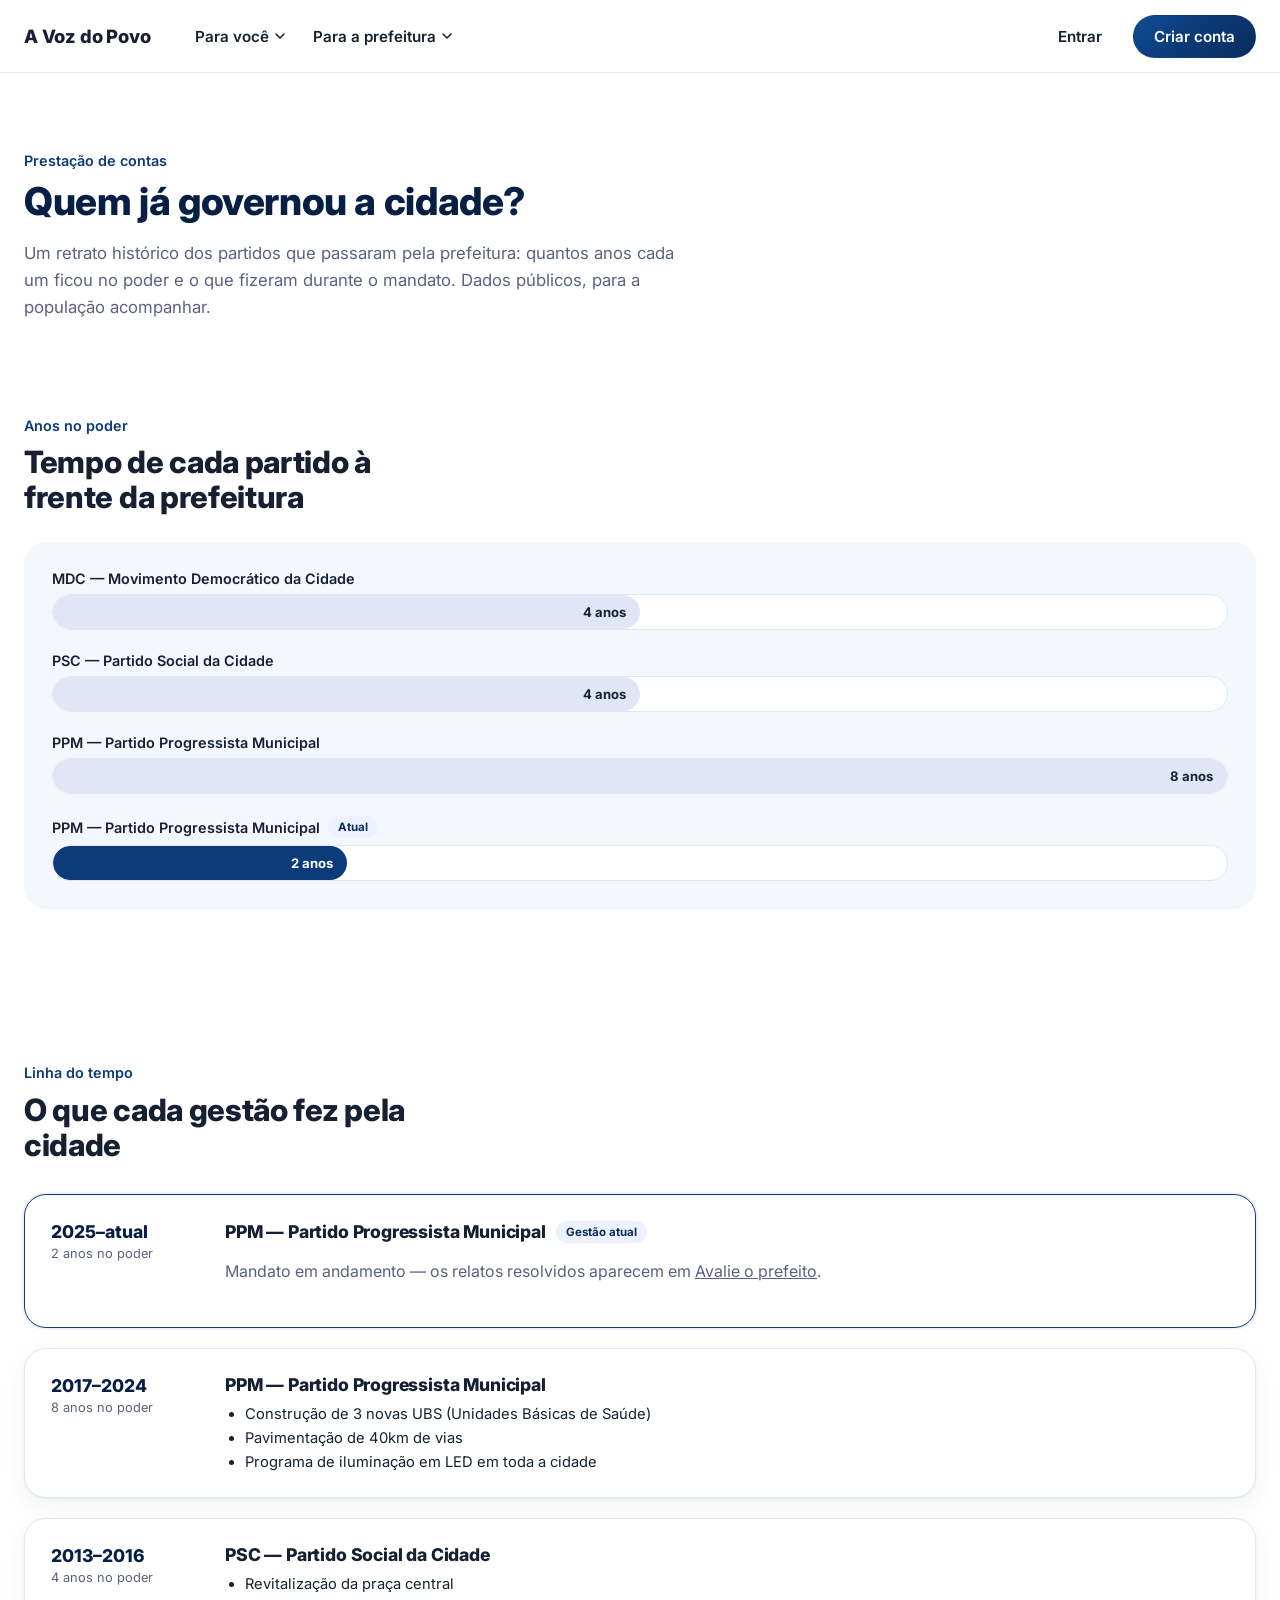
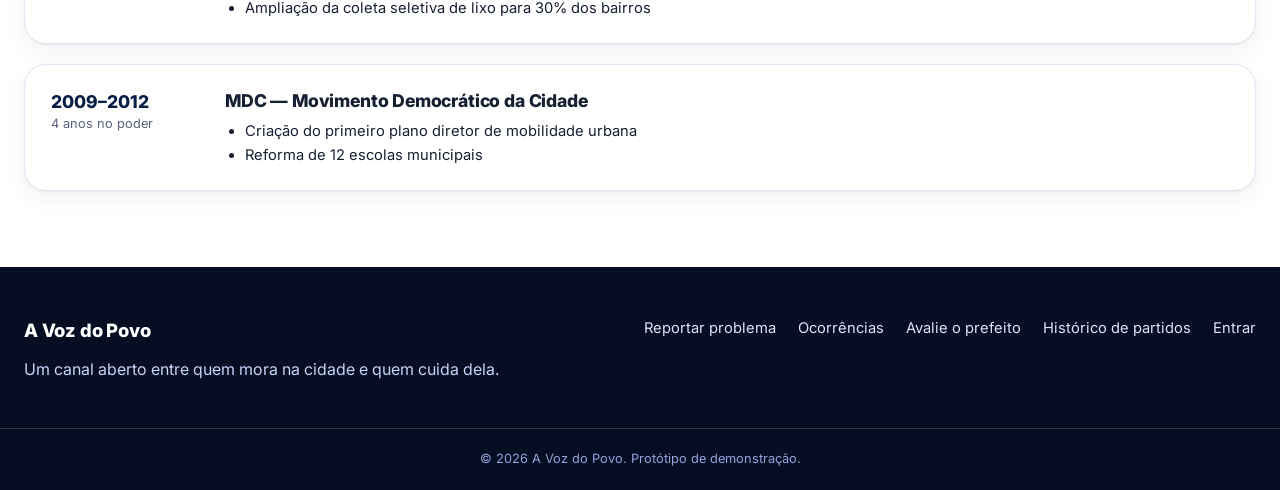
<file: historico.html>
<!doctype html>
<html lang="pt-BR">
<head>
<meta charset="UTF-8">
<meta name="viewport" content="width=device-width, initial-scale=1">
<title>Histórico de Partidos — A Voz do Povo</title>
<meta name="description" content="Veja quais partidos já governaram a cidade, quantos anos cada um ficou no poder e o que fizeram durante esse período.">
<link rel="icon" href="data:image/svg+xml,<svg xmlns=%22http://www.w3.org/2000/svg%22 viewBox=%220 0 100 100%22><rect width=%22100%22 height=%22100%22 rx=%2222%22 fill=%22%230C3B79%22/><text x=%2250%22 y=%2266%22 font-size=%2258%22 text-anchor=%22middle%22 fill=%22white%22 font-family=%22sans-serif%22>V</text></svg>">
<link rel="preconnect" href="https://fonts.googleapis.com">
<link rel="preconnect" href="https://fonts.gstatic.com" crossorigin>
<link href="https://fonts.googleapis.com/css2?family=Inter:wght@400;500;600;700;800;900&display=swap" rel="stylesheet">
<link rel="stylesheet" href="styles.css">
</head>
<body>

<header class="site-header">
  <div class="wrap header-inner">
    <a class="brand" href="index.html">
      <span class="brand-name">A Voz do Povo</span>
    </a>
    <div class="nav-panel" id="navPanel">
      <nav class="main-nav" id="mainNav">
        <div class="nav-dropdown">
          <button type="button" class="nav-dropdown-trigger">Para você <svg class="chevron" width="10" height="6" viewBox="0 0 10 6" fill="none"><path d="m1 1 4 4 4-4" stroke="currentColor" stroke-width="1.6" stroke-linecap="round" stroke-linejoin="round"/></svg></button>
          <div class="nav-dropdown-menu">
            <a href="index.html?intro=1">Entenda o site</a>
            <a href="index.html#reportar">Reportar problema</a>
            <a href="index.html#categorias">Categorias</a>
            <a href="index.html#ocorrencias">Ocorrências</a>
            <a href="index.html#mapa">Mapa das ocorrências</a>
            <a href="prefeito.html">Avalie o prefeito</a>
          </div>
        </div>
        <div class="nav-dropdown">
          <button type="button" class="nav-dropdown-trigger">Para a prefeitura <svg class="chevron" width="10" height="6" viewBox="0 0 10 6" fill="none"><path d="m1 1 4 4 4-4" stroke="currentColor" stroke-width="1.6" stroke-linecap="round" stroke-linejoin="round"/></svg></button>
          <div class="nav-dropdown-menu">
            <a href="index.html#ocorrencias" id="navResponderLink" hidden>Responder relatos</a>
            <a href="para-prefeituras.html">Criar conta da prefeitura</a>
            <a href="login.html?tipo=prefeitura#criar-conta" id="navEntrarPrefeituraLink">Sou da prefeitura ou prefeito</a>
            <a href="historico.html">Histórico de partidos</a>
          </div>
        </div>
      </nav>
      <div class="header-actions">
        <span class="user-chip" id="userChip" hidden></span>
        <a class="btn btn-ghost" id="loginLink" href="login.html">Entrar</a>
        <a class="btn btn-primary" href="login.html#criar-conta">Criar conta</a>
      </div>
    </div>
    <button class="nav-toggle" id="navToggle" aria-label="Abrir menu" aria-expanded="false">
      <span></span><span></span><span></span>
    </button>
  </div>
</header>

<main>
  <!-- CABEÇALHO -->
  <section class="section mayor-hero">
    <div class="wrap">
      <p class="eyebrow">Prestação de contas</p>
      <h1 class="mayor-title">Quem já governou a cidade?</h1>
      <p class="muted mayor-lede">Um retrato histórico dos partidos que passaram pela prefeitura: quantos anos cada um ficou no poder e o que fizeram durante o mandato. Dados públicos, para a população acompanhar.</p>
    </div>
  </section>

  <!-- GRÁFICO -->
  <section class="section" id="grafico-partidos">
    <div class="wrap">
      <p class="eyebrow">Anos no poder</p>
      <h2>Tempo de cada partido à frente da prefeitura</h2>
      <div class="balloon-panel">
        <div class="party-chart" id="partyChart"><!-- injetado via JS --></div>
      </div>
    </div>
  </section>

  <!-- LINHA DO TEMPO -->
  <section class="section" id="linha-do-tempo">
    <div class="wrap">
      <p class="eyebrow">Linha do tempo</p>
      <h2>O que cada gestão fez pela cidade</h2>
      <div class="timeline" id="timelineList"><!-- injetado via JS --></div>
    </div>
  </section>
</main>

<footer class="site-footer">
  <div class="wrap footer-inner">
    <div>
      <span class="brand-name light">A Voz do Povo</span>
      <p class="muted-light">Um canal aberto entre quem mora na cidade e quem cuida dela.</p>
    </div>
    <div class="footer-links">
      <a href="index.html#reportar">Reportar problema</a>
      <a href="index.html#ocorrencias">Ocorrências</a>
      <a href="prefeito.html">Avalie o prefeito</a>
      <a href="historico.html">Histórico de partidos</a>
      <a href="login.html">Entrar</a>
    </div>
  </div>
  <p class="footer-copy">© <span id="year"></span> A Voz do Povo. Protótipo de demonstração.</p>
</footer>
<script src="main.js"></script>
<script src="historico.js"></script>
<div class="toast" id="toast" role="status" aria-live="polite"></div>

</body>
</html>
</file>
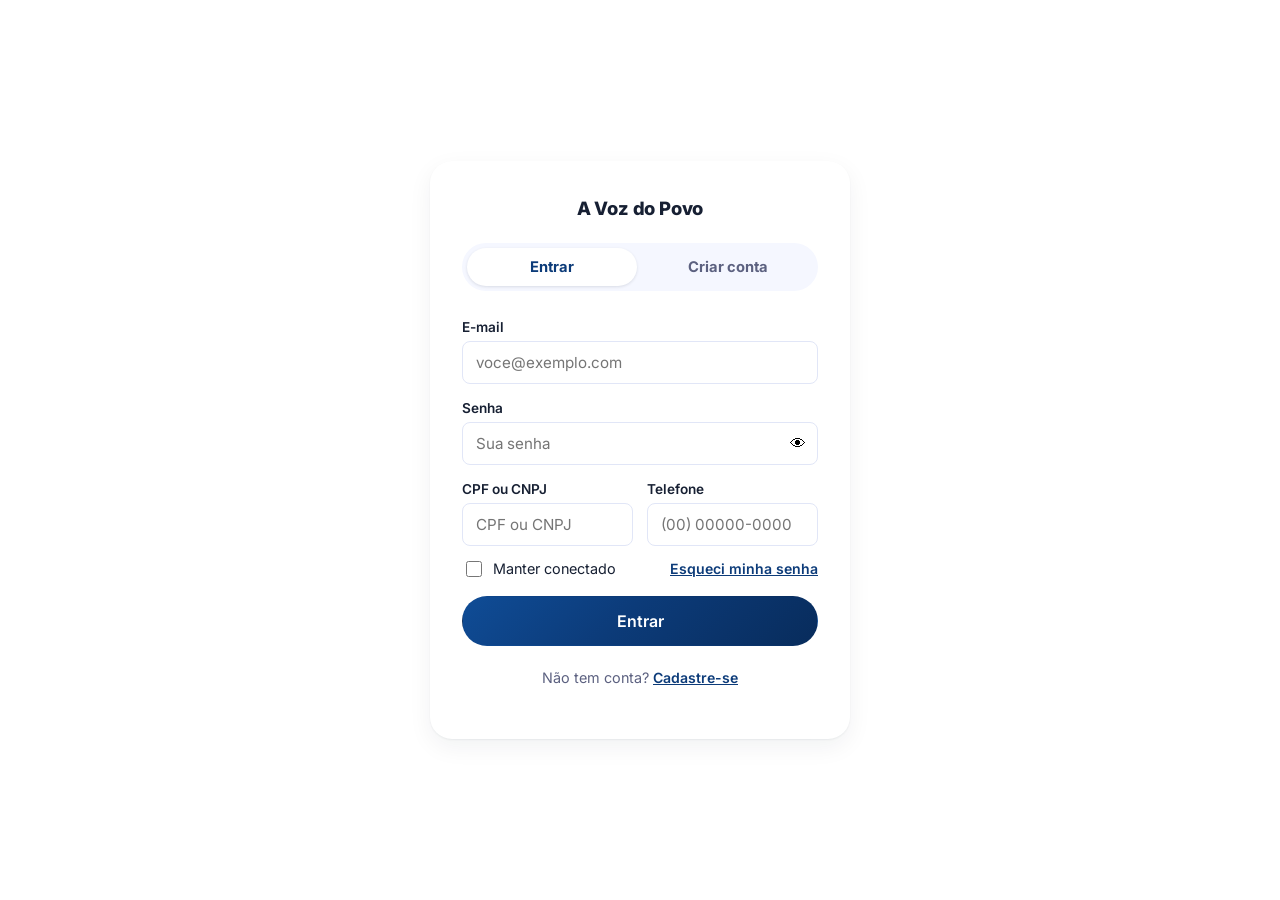
<file: login.html>
<!doctype html>
<html lang="pt-BR">
<head>
<meta charset="UTF-8">
<meta name="viewport" content="width=device-width, initial-scale=1">
<title>Entrar — A Voz do Povo</title>
<link rel="icon" href="data:image/svg+xml,<svg xmlns=%22http://www.w3.org/2000/svg%22 viewBox=%220 0 100 100%22><rect width=%22100%22 height=%22100%22 rx=%2222%22 fill=%22%230C3B79%22/><text x=%2250%22 y=%2266%22 font-size=%2258%22 text-anchor=%22middle%22 fill=%22white%22 font-family=%22sans-serif%22>V</text></svg>">
<link rel="preconnect" href="https://fonts.googleapis.com">
<link rel="preconnect" href="https://fonts.gstatic.com" crossorigin>
<link href="https://fonts.googleapis.com/css2?family=Inter:wght@400;500;600;700;800;900&display=swap" rel="stylesheet">
<link rel="stylesheet" href="styles.css">
</head>
<body class="auth-body">

<div class="auth-shell">
  <main class="auth-main">
    <div class="auth-card">

      <a class="brand auth-logo" href="index.html">
        <span class="brand-name">A Voz do Povo</span>
      </a>

      <div class="auth-tabs" role="tablist">
        <button class="auth-tab is-active" id="tabLogin" role="tab" aria-selected="true">Entrar</button>
        <button class="auth-tab" id="tabRegister" role="tab" aria-selected="false">Criar conta</button>
      </div>

      <!-- LOGIN -->
      <form class="auth-form" id="loginForm" novalidate>
        <div class="field">
          <label for="loginEmail">E-mail</label>
          <input type="email" id="loginEmail" name="email" placeholder="voce@exemplo.com" required autocomplete="email">
        </div>

        <div class="field">
          <label for="loginSenha">Senha</label>
          <div class="pw-wrap">
            <input type="password" id="loginSenha" name="senha" placeholder="Sua senha" required autocomplete="current-password" minlength="6">
            <button type="button" class="pw-toggle" data-target="loginSenha" aria-label="Mostrar senha">👁</button>
          </div>
        </div>

        <div class="field-row">
          <div class="field">
            <label for="loginCpf">CPF ou CNPJ</label>
            <input type="text" id="loginCpf" name="cpf" placeholder="CPF ou CNPJ" inputmode="numeric" maxlength="18" required>
          </div>
          <div class="field">
            <label for="loginTelefone">Telefone</label>
            <input type="text" id="loginTelefone" name="telefone" placeholder="(00) 00000-0000" inputmode="numeric" maxlength="15" required>
          </div>
        </div>

        <div class="field-inline">
          <label class="checkbox">
            <input type="checkbox" id="manterConectado">
            <span>Manter conectado</span>
          </label>
          <button type="button" class="link-btn" id="forgotLink">Esqueci minha senha</button>
        </div>

        <button type="submit" class="btn btn-primary btn-lg btn-block">Entrar</button>
        <p class="form-msg" id="loginMsg" role="status" aria-live="polite"></p>

        <p class="auth-switch">Não tem conta? <button type="button" class="link-btn" id="goRegister">Cadastre-se</button></p>
      </form>

      <!-- ESQUECI A SENHA -->
      <div class="auth-panel" id="forgotPanel" hidden>
        <button type="button" class="link-btn back-btn" id="forgotBack">← Voltar para o login</button>
        <h2>Recuperar senha</h2>
        <p class="muted">Informe o e-mail cadastrado. Vamos enviar um link para você criar uma nova senha.</p>
        <form id="forgotForm" novalidate>
          <div class="field">
            <label for="forgotEmail">E-mail</label>
            <input type="email" id="forgotEmail" name="email" placeholder="voce@exemplo.com" required>
          </div>
          <button type="submit" class="btn btn-primary btn-lg btn-block">Enviar link de recuperação</button>
          <p class="form-msg" id="forgotMsg" role="status" aria-live="polite"></p>
        </form>
      </div>

      <!-- CADASTRO -->
      <form class="auth-form" id="registerForm" novalidate hidden>
        <div class="field">
          <label>Tipo de conta</label>
          <div class="account-type" id="accountType" role="radiogroup" aria-label="Tipo de conta">
            <button type="button" class="type-btn is-active" data-type="cidadao" role="radio" aria-checked="true">Cidadão</button>
            <button type="button" class="type-btn" data-type="prefeitura" role="radio" aria-checked="false">Prefeitura</button>
            <button type="button" class="type-btn" data-type="prefeito" role="radio" aria-checked="false">Prefeito</button>
          </div>
          <input type="hidden" id="regTipo" value="cidadao">
          <p class="type-hint" id="typeHint"></p>
        </div>

        <div class="field">
          <label for="regNome">Nome completo</label>
          <input type="text" id="regNome" name="nome" placeholder="Seu nome completo" required autocomplete="name">
        </div>

        <div class="field" id="partidoField" hidden>
          <label for="regPartido">Partido (sigla e nome)</label>
          <input type="text" id="regPartido" name="partido" placeholder="Ex.: PPM — Partido Progressista Municipal">
        </div>

        <div class="field">
          <label for="regEmail">E-mail</label>
          <input type="email" id="regEmail" name="email" placeholder="voce@exemplo.com" required autocomplete="email">
        </div>

        <div class="field-row">
          <div class="field">
            <label for="regSenha">Senha</label>
            <input type="password" id="regSenha" name="senha" placeholder="Mínimo 6 caracteres" required minlength="6" autocomplete="new-password">
          </div>
          <div class="field">
            <label for="regSenha2">Confirmar senha</label>
            <input type="password" id="regSenha2" name="senha2" placeholder="Repita a senha" required minlength="6" autocomplete="new-password">
          </div>
        </div>

        <div class="field-row">
          <div class="field">
            <label for="regCpf" id="regCpfLabel">CPF</label>
            <input type="text" id="regCpf" name="cpf" placeholder="000.000.000-00" inputmode="numeric" maxlength="14" required>
          </div>
          <div class="field">
            <label for="regTelefone">Telefone</label>
            <input type="text" id="regTelefone" name="telefone" placeholder="(00) 00000-0000" inputmode="numeric" maxlength="15" required>
          </div>
        </div>

        <label class="checkbox terms-check">
          <input type="checkbox" id="regTermos" required>
          <span>Li e concordo com os termos de uso e a política de privacidade</span>
        </label>

        <button type="submit" class="btn btn-primary btn-lg btn-block">Criar conta</button>
        <p class="form-msg" id="registerMsg" role="status" aria-live="polite"></p>

        <p class="auth-switch">Já tem conta? <button type="button" class="link-btn" id="goLogin">Entrar</button></p>
      </form>

    </div>
  </main>
</div>

<script src="auth.js"></script>
</body>
</html>
</file>
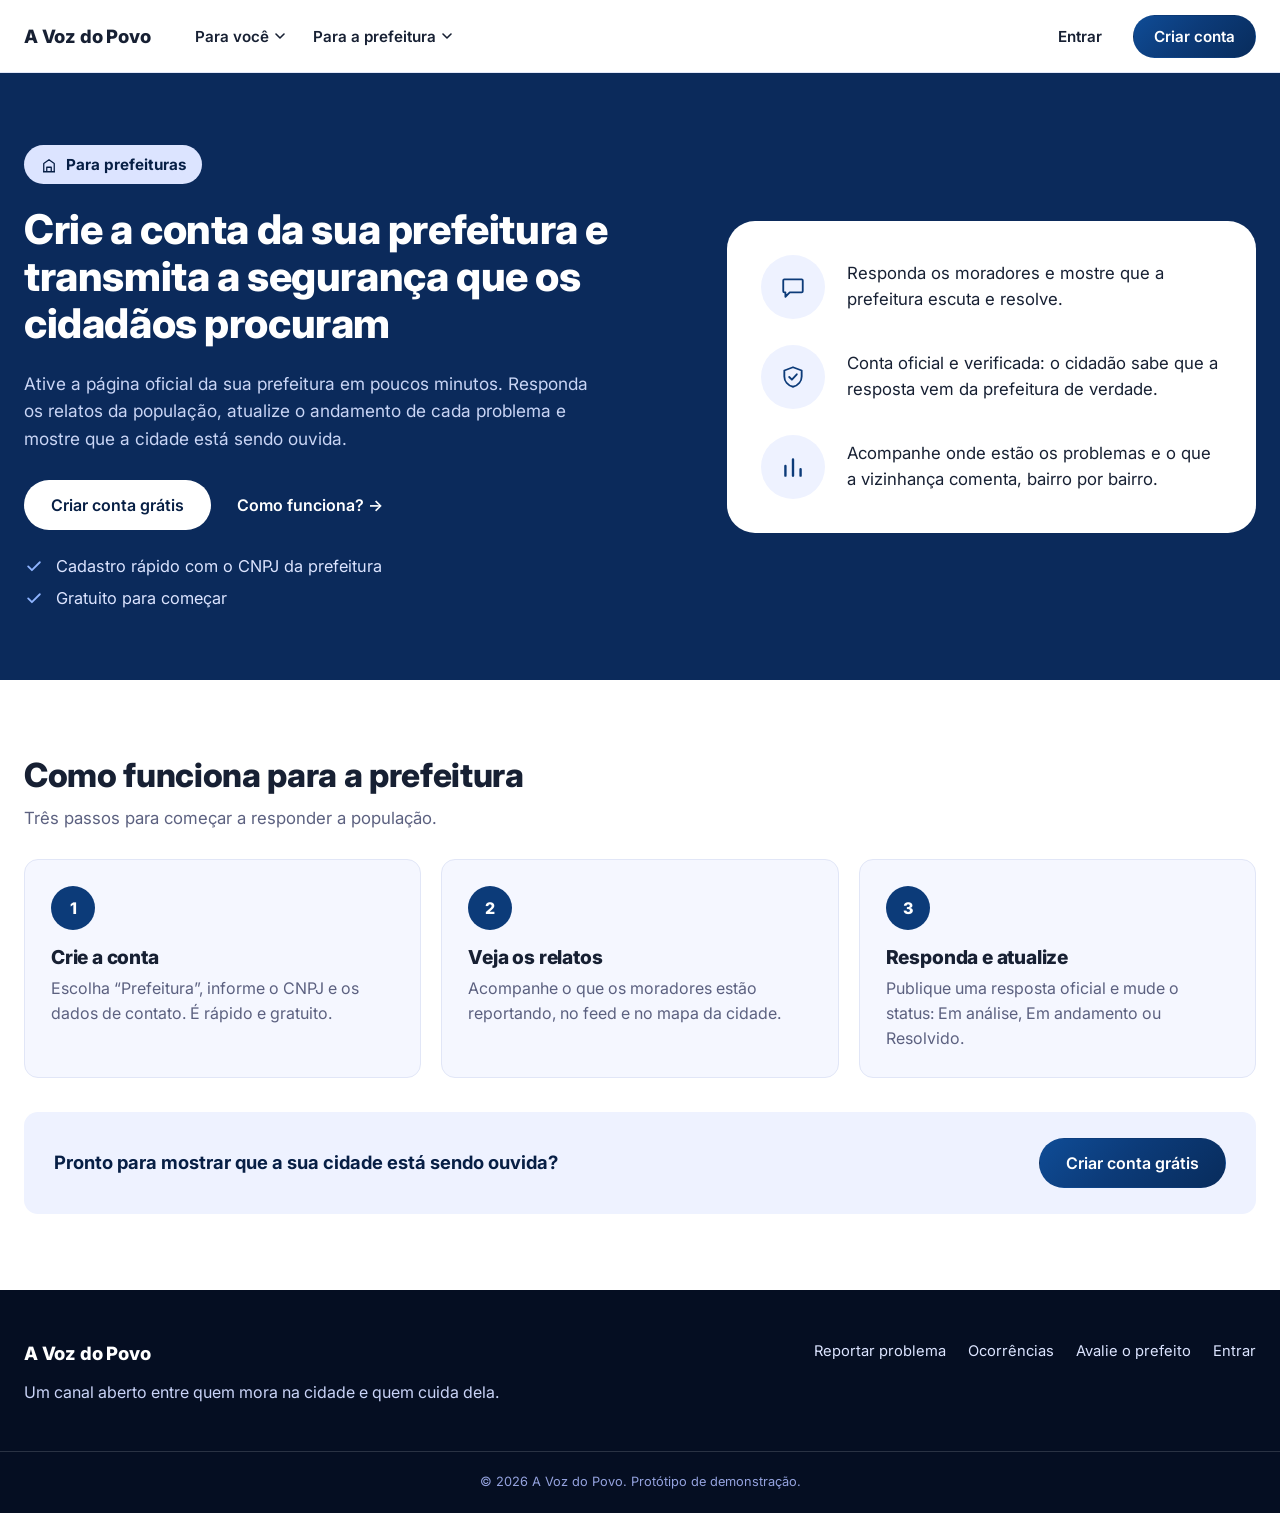
<file: para-prefeituras.html>
<!doctype html>
<html lang="pt-BR">
<head>
<meta charset="UTF-8">
<meta name="viewport" content="width=device-width, initial-scale=1">
<title>Para prefeituras — A Voz do Povo</title>
<meta name="description" content="Crie a conta da sua prefeitura, responda os relatos da população e transmita segurança aos cidadãos.">
<link rel="icon" href="data:image/svg+xml,<svg xmlns=%22http://www.w3.org/2000/svg%22 viewBox=%220 0 100 100%22><rect width=%22100%22 height=%22100%22 rx=%2222%22 fill=%22%230C3B79%22/><text x=%2250%22 y=%2266%22 font-size=%2258%22 text-anchor=%22middle%22 fill=%22white%22 font-family=%22sans-serif%22>V</text></svg>">
<link rel="preconnect" href="https://fonts.googleapis.com">
<link rel="preconnect" href="https://fonts.gstatic.com" crossorigin>
<link href="https://fonts.googleapis.com/css2?family=Inter:wght@400;500;600;700;800;900&display=swap" rel="stylesheet">
<link rel="stylesheet" href="styles.css">
</head>
<body>

<header class="site-header">
  <div class="wrap header-inner">
    <a class="brand" href="index.html">
      <span class="brand-name">A Voz do Povo</span>
    </a>
    <div class="nav-panel" id="navPanel">
      <nav class="main-nav" id="mainNav">
        <div class="nav-dropdown">
          <button type="button" class="nav-dropdown-trigger">Para você <svg class="chevron" width="10" height="6" viewBox="0 0 10 6" fill="none"><path d="m1 1 4 4 4-4" stroke="currentColor" stroke-width="1.6" stroke-linecap="round" stroke-linejoin="round"/></svg></button>
          <div class="nav-dropdown-menu">
            <a href="index.html?intro=1">Entenda o site</a>
            <a href="index.html#reportar">Reportar problema</a>
            <a href="index.html#categorias">Categorias</a>
            <a href="index.html#ocorrencias">Ocorrências</a>
            <a href="index.html#mapa">Mapa das ocorrências</a>
            <a href="prefeito.html">Avalie o prefeito</a>
          </div>
        </div>
        <div class="nav-dropdown">
          <button type="button" class="nav-dropdown-trigger">Para a prefeitura <svg class="chevron" width="10" height="6" viewBox="0 0 10 6" fill="none"><path d="m1 1 4 4 4-4" stroke="currentColor" stroke-width="1.6" stroke-linecap="round" stroke-linejoin="round"/></svg></button>
          <div class="nav-dropdown-menu">
            <a href="index.html#ocorrencias" id="navResponderLink" hidden>Responder relatos</a>
            <a href="para-prefeituras.html">Criar conta da prefeitura</a>
            <a href="login.html?tipo=prefeitura#criar-conta" id="navEntrarPrefeituraLink">Sou da prefeitura ou prefeito</a>
            <a href="historico.html">Histórico de partidos</a>
          </div>
        </div>
      </nav>
      <div class="header-actions">
        <span class="user-chip" id="userChip" hidden></span>
        <a class="btn btn-ghost" id="loginLink" href="login.html">Entrar</a>
        <a class="btn btn-primary" href="login.html#criar-conta">Criar conta</a>
      </div>
    </div>
    <button class="nav-toggle" id="navToggle" aria-label="Abrir menu" aria-expanded="false">
      <span></span><span></span><span></span>
    </button>
  </div>
</header>

<main>
<section class="gov" id="para-prefeituras">
  <div class="wrap gov-inner">
    <div class="gov-copy">
      <span class="gov-badge"><svg width="18" height="18" viewBox="0 0 24 24" fill="none" aria-hidden="true"><path d="M4 21h16M5 21V10l7-5 7 5v11M9 21v-6h6v6" stroke="currentColor" stroke-width="1.7" stroke-linejoin="round"/></svg> Para prefeituras</span>
      <h1 class="gov-title">Crie a conta da sua prefeitura e transmita a segurança que os cidadãos procuram</h1>
      <p class="gov-lead">Ative a página oficial da sua prefeitura em poucos minutos. Responda os relatos da população, atualize o andamento de cada problema e mostre que a cidade está sendo ouvida.</p>
      <div class="gov-cta">
        <a class="btn btn-light btn-lg" href="login.html?tipo=prefeitura#criar-conta">Criar conta grátis</a>
        <a class="gov-more" href="#como-funciona">Como funciona? <span aria-hidden="true">→</span></a>
      </div>
      <ul class="gov-checks">
        <li><svg width="20" height="20" viewBox="0 0 24 24" fill="none" aria-hidden="true"><path d="m5 12.5 4.5 4.5L19 7.5" stroke="currentColor" stroke-width="2.2" stroke-linecap="round" stroke-linejoin="round"/></svg>Cadastro rápido com o CNPJ da prefeitura</li>
        <li><svg width="20" height="20" viewBox="0 0 24 24" fill="none" aria-hidden="true"><path d="m5 12.5 4.5 4.5L19 7.5" stroke="currentColor" stroke-width="2.2" stroke-linecap="round" stroke-linejoin="round"/></svg>Gratuito para começar</li>
      </ul>
    </div>
    <div class="gov-card">
      <div class="gov-row">
        <span class="gov-icon" aria-hidden="true"><svg width="26" height="26" viewBox="0 0 24 24" fill="none"><path d="M4 5h16a1 1 0 0 1 1 1v10a1 1 0 0 1-1 1H9l-4 4v-4H4a1 1 0 0 1-1-1V6a1 1 0 0 1 1-1Z" stroke="currentColor" stroke-width="1.7" stroke-linejoin="round"/></svg></span>
        <p>Responda os moradores e mostre que a prefeitura escuta e resolve.</p>
      </div>
      <div class="gov-row">
        <span class="gov-icon" aria-hidden="true"><svg width="26" height="26" viewBox="0 0 24 24" fill="none"><path d="M12 3 4 6v5.5c0 4.5 3.2 8.2 8 9.5 4.8-1.3 8-5 8-9.5V6l-8-3Z" stroke="currentColor" stroke-width="1.7" stroke-linejoin="round"/><path d="m8.5 12 2.5 2.5 4.5-5" stroke="currentColor" stroke-width="1.7" stroke-linecap="round" stroke-linejoin="round"/></svg></span>
        <p>Conta oficial e verificada: o cidadão sabe que a resposta vem da prefeitura de verdade.</p>
      </div>
      <div class="gov-row">
        <span class="gov-icon" aria-hidden="true"><svg width="26" height="26" viewBox="0 0 24 24" fill="none"><path d="M5 20V11M12 20V5M19 20v-6" stroke="currentColor" stroke-width="2.2" stroke-linecap="round"/></svg></span>
        <p>Acompanhe onde estão os problemas e o que a vizinhança comenta, bairro por bairro.</p>
      </div>
    </div>
  </div>
</section>
<section class="section gov-how" id="como-funciona">
  <div class="wrap">
    <div class="duo-head">
      <h2>Como funciona para a prefeitura</h2>
      <p>Três passos para começar a responder a população.</p>
    </div>
    <ol class="gov-steps">
      <li class="gov-step"><span class="gov-step-n" aria-hidden="true">1</span><h3>Crie a conta</h3><p>Escolha “Prefeitura”, informe o CNPJ e os dados de contato. É rápido e gratuito.</p></li>
      <li class="gov-step"><span class="gov-step-n" aria-hidden="true">2</span><h3>Veja os relatos</h3><p>Acompanhe o que os moradores estão reportando, no feed e no mapa da cidade.</p></li>
      <li class="gov-step"><span class="gov-step-n" aria-hidden="true">3</span><h3>Responda e atualize</h3><p>Publique uma resposta oficial e mude o status: Em análise, Em andamento ou Resolvido.</p></li>
    </ol>
    <div class="gov-final">
      <p>Pronto para mostrar que a sua cidade está sendo ouvida?</p>
      <a class="btn btn-primary btn-lg" href="login.html?tipo=prefeitura#criar-conta">Criar conta grátis</a>
    </div>
  </div>
</section>
</main>

<footer class="site-footer">
  <div class="wrap footer-inner">
    <div>
      <span class="brand-name light">A Voz do Povo</span>
      <p class="muted-light">Um canal aberto entre quem mora na cidade e quem cuida dela.</p>
    </div>
    <div class="footer-links">
      <a href="index.html#reportar">Reportar problema</a>
      <a href="index.html#ocorrencias">Ocorrências</a>
      <a href="prefeito.html">Avalie o prefeito</a>
      <a href="login.html">Entrar</a>
    </div>
  </div>
  <div class="wrap footer-accordion">
    <details class="fa-item">
      <summary>Para você</summary>
      <a href="index.html#reportar">Reportar problema</a>
      <a href="index.html#mapa">Mapa das ocorrências</a>
      <a href="index.html#ocorrencias">Ocorrências</a>
      <a href="prefeito.html">Avalie o prefeito</a>
    </details>
    <details class="fa-item">
      <summary>Para a prefeitura</summary>
      <a href="para-prefeituras.html">Criar conta da prefeitura</a>
      <a href="historico.html">Histórico de partidos</a>
    </details>
    <details class="fa-item">
      <summary>Sobre nós</summary>
      <a href="index.html?intro=1">Entenda o site</a>
      <a href="login.html">Entrar</a>
    </details>
  </div>
  <p class="footer-copy">© <span id="year"></span> A Voz do Povo. Protótipo de demonstração.</p>
</footer>
<script src="main.js"></script>
<div class="toast" id="toast" role="status" aria-live="polite"></div>
</body>
</html>
</file>
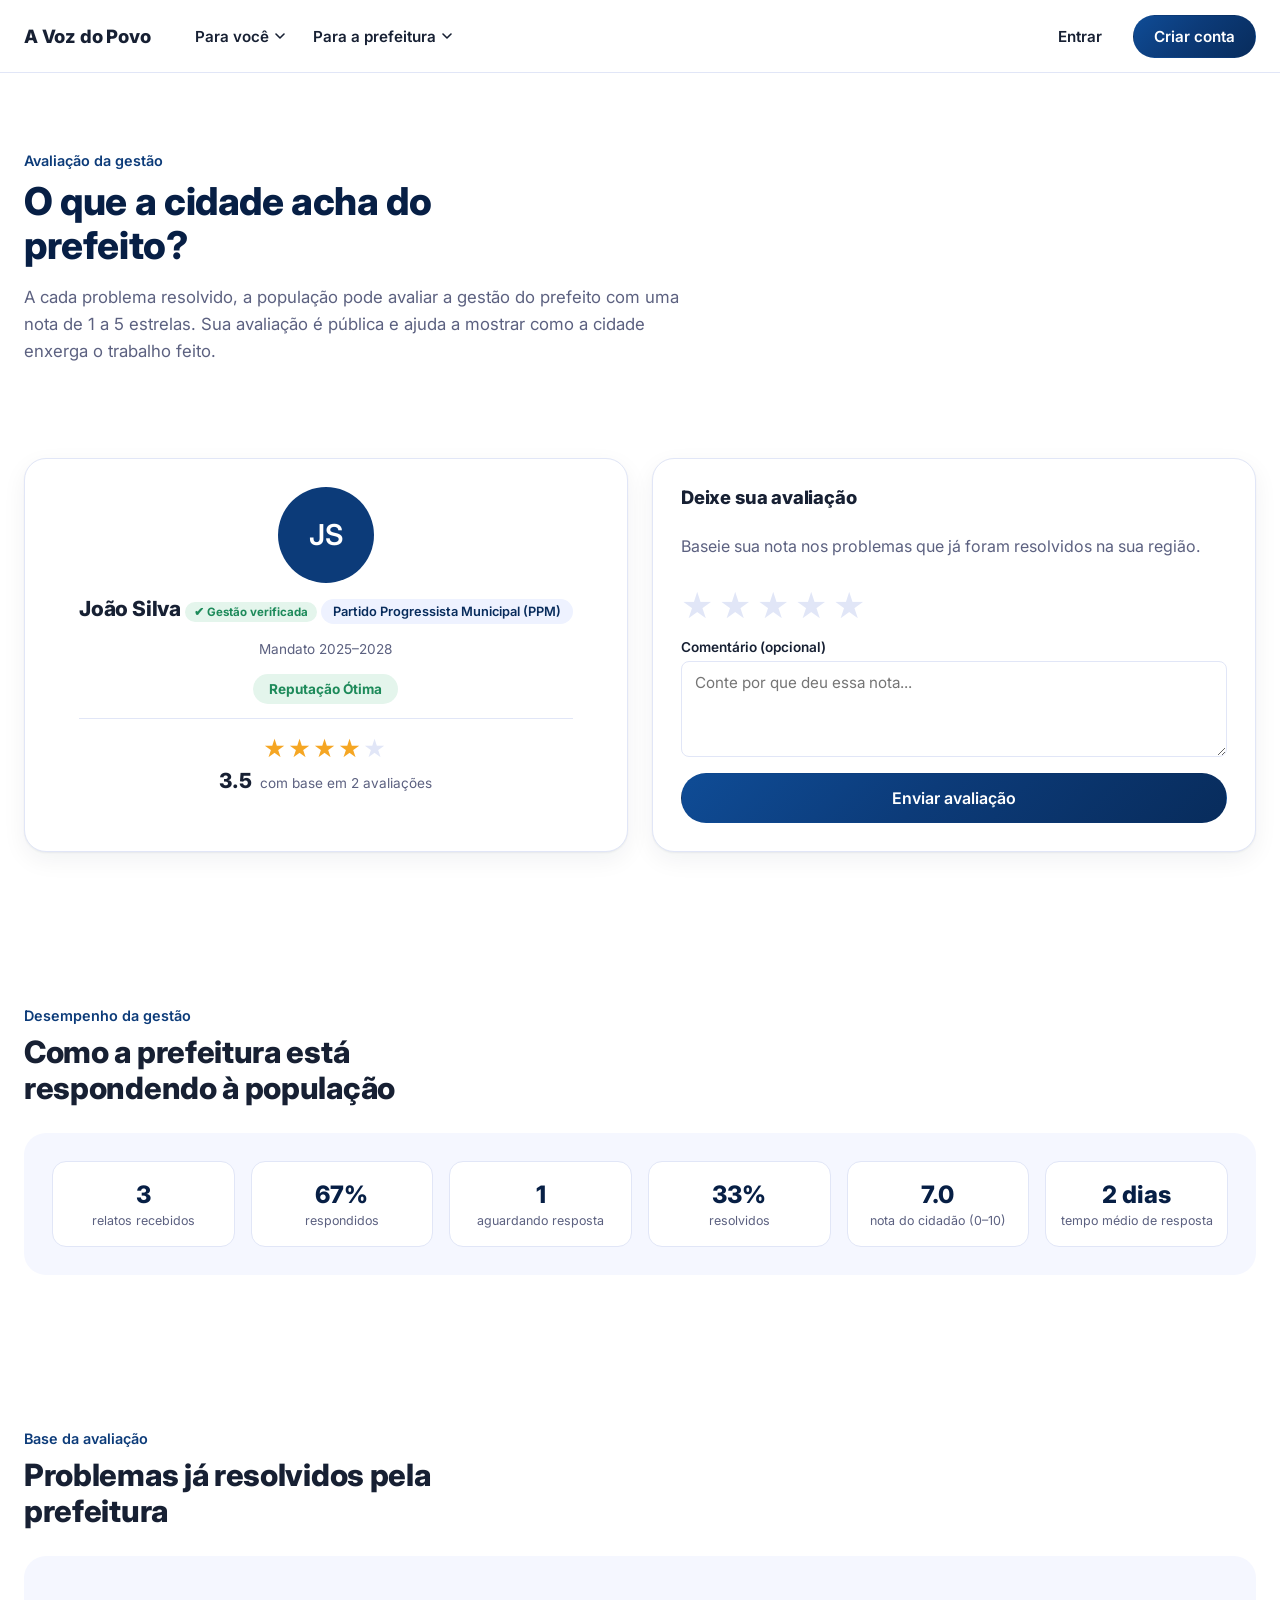
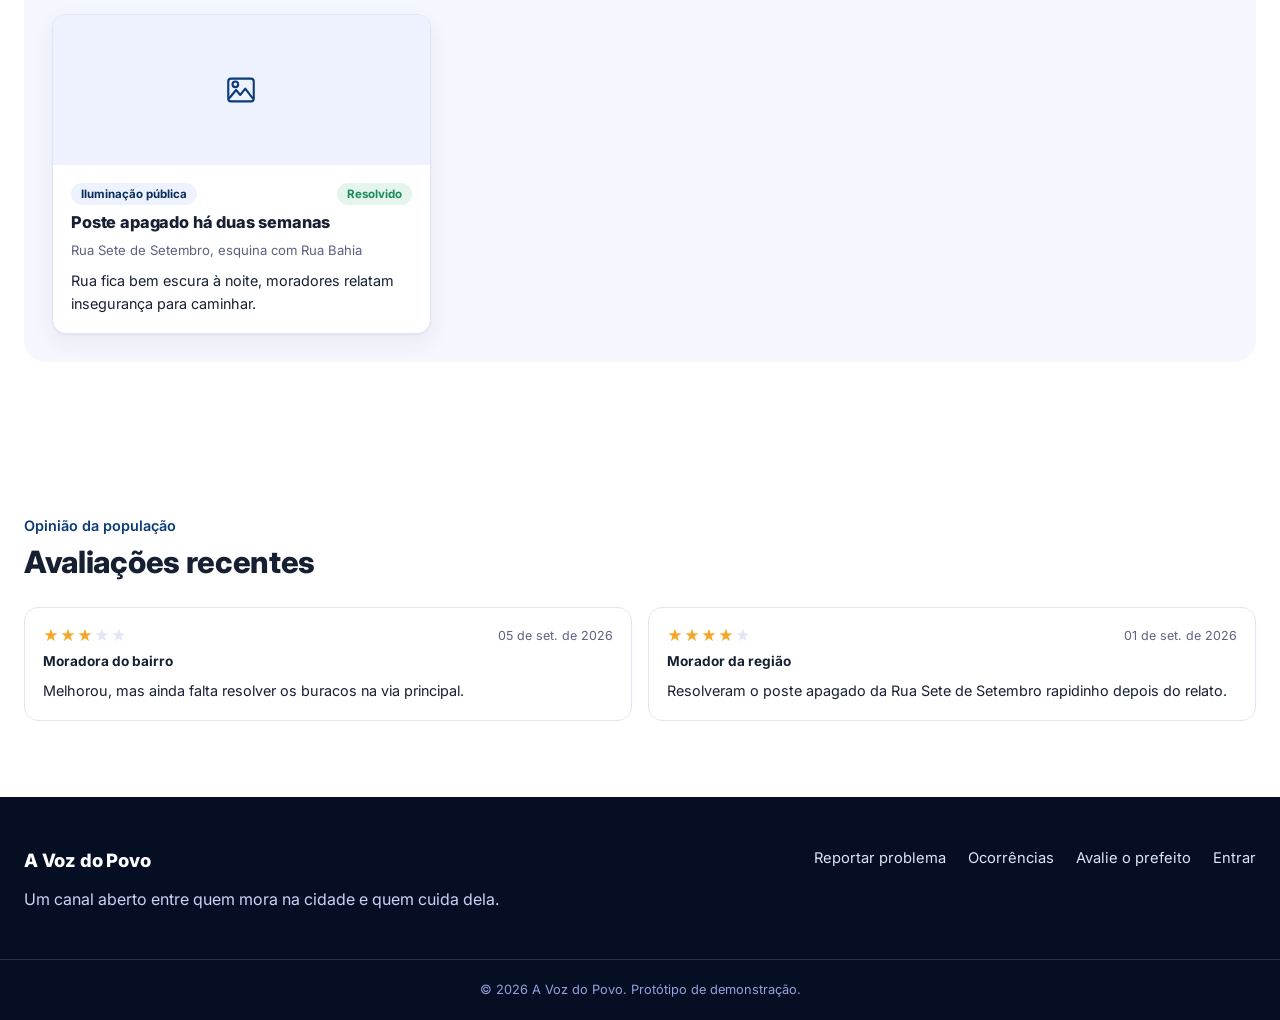
<file: prefeito.html>
<!doctype html>
<html lang="pt-BR">
<head>
<meta charset="UTF-8">
<meta name="viewport" content="width=device-width, initial-scale=1">
<title>Avalie o Prefeito — A Voz do Povo</title>
<meta name="description" content="Avalie a gestão do prefeito com base nos problemas resolvidos na cidade.">
<link rel="icon" href="data:image/svg+xml,<svg xmlns=%22http://www.w3.org/2000/svg%22 viewBox=%220 0 100 100%22><rect width=%22100%22 height=%22100%22 rx=%2222%22 fill=%22%230C3B79%22/><text x=%2250%22 y=%2266%22 font-size=%2258%22 text-anchor=%22middle%22 fill=%22white%22 font-family=%22sans-serif%22>V</text></svg>">
<link rel="preconnect" href="https://fonts.googleapis.com">
<link rel="preconnect" href="https://fonts.gstatic.com" crossorigin>
<link href="https://fonts.googleapis.com/css2?family=Inter:wght@400;500;600;700;800;900&display=swap" rel="stylesheet">
<link rel="stylesheet" href="styles.css">
</head>
<body>

<header class="site-header">
  <div class="wrap header-inner">
    <a class="brand" href="index.html">
      <span class="brand-name">A Voz do Povo</span>
    </a>
    <div class="nav-panel" id="navPanel">
      <nav class="main-nav" id="mainNav">
        <div class="nav-dropdown">
          <button type="button" class="nav-dropdown-trigger">Para você <svg class="chevron" width="10" height="6" viewBox="0 0 10 6" fill="none"><path d="m1 1 4 4 4-4" stroke="currentColor" stroke-width="1.6" stroke-linecap="round" stroke-linejoin="round"/></svg></button>
          <div class="nav-dropdown-menu">
            <a href="index.html?intro=1">Entenda o site</a>
            <a href="index.html#reportar">Reportar problema</a>
            <a href="index.html#categorias">Categorias</a>
            <a href="index.html#ocorrencias">Ocorrências</a>
            <a href="index.html#mapa">Mapa das ocorrências</a>
            <a href="prefeito.html">Avalie o prefeito</a>
          </div>
        </div>
        <div class="nav-dropdown">
          <button type="button" class="nav-dropdown-trigger">Para a prefeitura <svg class="chevron" width="10" height="6" viewBox="0 0 10 6" fill="none"><path d="m1 1 4 4 4-4" stroke="currentColor" stroke-width="1.6" stroke-linecap="round" stroke-linejoin="round"/></svg></button>
          <div class="nav-dropdown-menu">
            <a href="index.html#ocorrencias" id="navResponderLink" hidden>Responder relatos</a>
            <a href="para-prefeituras.html">Criar conta da prefeitura</a>
            <a href="login.html?tipo=prefeitura#criar-conta" id="navEntrarPrefeituraLink">Sou da prefeitura ou prefeito</a>
            <a href="historico.html">Histórico de partidos</a>
          </div>
        </div>
      </nav>
      <div class="header-actions">
        <span class="user-chip" id="userChip" hidden></span>
        <a class="btn btn-ghost" id="loginLink" href="login.html">Entrar</a>
        <a class="btn btn-primary" href="login.html#criar-conta">Criar conta</a>
      </div>
    </div>
    <button class="nav-toggle" id="navToggle" aria-label="Abrir menu" aria-expanded="false">
      <span></span><span></span><span></span>
    </button>
  </div>
</header>

<main>
  <!-- CABEÇALHO DA PÁGINA -->
  <section class="section mayor-hero">
    <div class="wrap">
      <p class="eyebrow">Avaliação da gestão</p>
      <h1 class="mayor-title">O que a cidade acha do prefeito?</h1>
      <p class="muted mayor-lede">A cada problema resolvido, a população pode avaliar a gestão do prefeito com uma nota de 1 a 5 estrelas. Sua avaliação é pública e ajuda a mostrar como a cidade enxerga o trabalho feito.</p>
    </div>
  </section>

  <!-- PERFIL DO PREFEITO -->
  <section class="section mayor-section" id="prefeito">
    <div class="wrap mayor-wrap">

      <div class="mayor-card">
        <div class="mayor-photo" id="mayorPhoto">JS</div>
        <div class="mayor-info">
          <h2 id="mayorNome">João Silva</h2>
          <span class="verified-badge">✔ Gestão verificada</span>
          <span class="mayor-party" id="mayorPartido">Partido Progressista Municipal (PPM)</span>
          <p class="mayor-mandato" id="mayorMandato">Mandato 2025–2028</p>

          <span class="reputation-badge" id="reputationBadge">Reputação em formação</span>

          <div class="mayor-score">
            <div class="stars-display" id="avgStars" aria-hidden="true"></div>
            <div class="mayor-score-text">
              <strong id="avgScoreNumber">—</strong>
              <span id="avgScoreCount" class="muted">Nenhuma avaliação ainda</span>
            </div>
          </div>
        </div>
      </div>

      <div class="rate-card">
        <h3>Deixe sua avaliação</h3>
        <p class="muted">Baseie sua nota nos problemas que já foram resolvidos na sua região.</p>

        <form id="rateForm" novalidate>
          <div class="star-picker" id="starPicker" role="radiogroup" aria-label="Nota de 1 a 5 estrelas">
            <button type="button" class="star-btn" data-value="1" role="radio" aria-checked="false" aria-label="1 estrela">★</button>
            <button type="button" class="star-btn" data-value="2" role="radio" aria-checked="false" aria-label="2 estrelas">★</button>
            <button type="button" class="star-btn" data-value="3" role="radio" aria-checked="false" aria-label="3 estrelas">★</button>
            <button type="button" class="star-btn" data-value="4" role="radio" aria-checked="false" aria-label="4 estrelas">★</button>
            <button type="button" class="star-btn" data-value="5" role="radio" aria-checked="false" aria-label="5 estrelas">★</button>
          </div>
          <input type="hidden" id="rateValue" value="0" required>

          <div class="field">
            <label for="rateComentario">Comentário (opcional)</label>
            <textarea id="rateComentario" rows="3" maxlength="240" placeholder="Conte por que deu essa nota..."></textarea>
          </div>

          <button type="submit" class="btn btn-primary btn-lg btn-block">Enviar avaliação</button>
          <p class="form-msg" id="rateMsg" role="status" aria-live="polite"></p>
        </form>
      </div>

    </div>
  </section>

  <!-- DESEMPENHO -->
  <section class="section" id="desempenho">
    <div class="wrap">
      <p class="eyebrow">Desempenho da gestão</p>
      <h2>Como a prefeitura está respondendo à população</h2>
      <div class="balloon-panel">
        <div class="perf-grid">
          <div class="perf-item"><strong id="statRecebidos">0</strong><span>relatos recebidos</span></div>
          <div class="perf-item"><strong id="statRespondidos">—</strong><span>respondidos</span></div>
          <div class="perf-item"><strong id="statAguardando">0</strong><span>aguardando resposta</span></div>
          <div class="perf-item"><strong id="statResolvidosPct">—</strong><span>resolvidos</span></div>
          <div class="perf-item"><strong id="statNotaDez">—</strong><span>nota do cidadão (0–10)</span></div>
          <div class="perf-item"><strong id="statTempoResposta">—</strong><span>tempo médio de resposta</span></div>
        </div>
      </div>
    </div>
  </section>

  <!-- PROBLEMAS RESOLVIDOS -->
  <section class="section" id="resolvidos">
    <div class="wrap">
      <p class="eyebrow">Base da avaliação</p>
      <h2>Problemas já resolvidos pela prefeitura</h2>
      <div class="balloon-panel">
        <div class="feed-grid" id="resolvedGrid"><!-- injetado via JS --></div>
        <p class="feed-empty" id="resolvedEmpty" hidden>Nenhum problema resolvido ainda. Assim que a prefeitura resolver ocorrências, elas aparecem aqui.</p>
      </div>
    </div>
  </section>

  <!-- LISTA DE AVALIAÇÕES -->
  <section class="section" id="avaliacoes">
    <div class="wrap">
      <p class="eyebrow">Opinião da população</p>
      <h2>Avaliações recentes</h2>
      <div class="rating-list" id="ratingList"><!-- injetado via JS --></div>
      <p class="feed-empty" id="ratingEmpty" hidden>Ainda não há avaliações. Seja o primeiro a avaliar.</p>
    </div>
  </section>
</main>

<footer class="site-footer">
  <div class="wrap footer-inner">
    <div>
      <span class="brand-name light">A Voz do Povo</span>
      <p class="muted-light">Um canal aberto entre quem mora na cidade e quem cuida dela.</p>
    </div>
    <div class="footer-links">
      <a href="index.html#reportar">Reportar problema</a>
      <a href="index.html#ocorrencias">Ocorrências</a>
      <a href="prefeito.html">Avalie o prefeito</a>
      <a href="login.html">Entrar</a>
    </div>
  </div>
  <p class="footer-copy">© <span id="year"></span> A Voz do Povo. Protótipo de demonstração.</p>
</footer>
<script src="main.js"></script>
<script src="avaliar.js"></script>
<div class="toast" id="toast" role="status" aria-live="polite"></div>

</body>
</html>
</file>
<file: styles.css>
/* ============ TOKENS ============ */
:root{
  --royal: #0C3B79;
  --royal-dark: #082C5C;
  --royal-deep: #071F45;
  --royal-light: #EEF2FF;
  --royal-tint: #F5F7FF;
  --white: #FFFFFF;
  --ink: #172033;
  --muted: #5C6180;
  --line: #E1E6F7;
  --success: #1D8A5A;
  --warning: #B4790A;

  --font-display: "Inter", -apple-system, BlinkMacSystemFont, sans-serif;
  --font-body: "Inter", -apple-system, BlinkMacSystemFont, sans-serif;

  --radius-s: 8px;
  --radius-m: 14px;
  --radius-l: 22px;
  --shadow-card: 0 1px 2px rgba(23,32,51,0.06), 0 8px 24px rgba(23,32,51,0.06);
}

*{box-sizing:border-box;}
[hidden]{display:none !important;}
html{scroll-behavior:smooth;}
body{
  margin:0;
  font-family:var(--font-body);
  color:var(--ink);
  background:var(--white);
  -webkit-font-smoothing:antialiased;
}
img{max-width:100%;display:block;}
a{color:inherit;}
h1,h2,h3{font-family:var(--font-display); margin:0 0 .4em; line-height:1.15; font-weight:800; letter-spacing:-.01em;}
p{line-height:1.6;}
.muted{color:var(--muted);}
.muted-light{color:#C9D3F7;}
.wrap{max-width:1500px; margin:0 auto; padding:0 24px;}

.eyebrow{
  font-size:.9rem;
  color:var(--royal);
  font-weight:600;
  margin:0 0 .5em;
}

button{font-family:inherit;}

/* ============ BUTTONS ============ */
.btn{
  display:inline-flex; align-items:center; justify-content:center;
  gap:8px;
  padding:11px 20px;
  border-radius:999px;
  font-weight:600;
  font-size:.95rem;
  text-decoration:none;
  border:1.5px solid transparent;
  cursor:pointer;
  transition:transform .12s ease, background .15s ease, border-color .15s ease;
}
.btn:active{transform:translateY(1px);}
.btn-primary{background:linear-gradient(135deg,#0F4C96 0%,var(--royal) 45%,var(--royal-dark) 100%); color:var(--white);}
.btn-primary:hover{background:var(--royal-dark);}
.btn-outline{background:transparent; color:var(--royal); border-color:var(--royal);}
.btn-outline:hover{background:var(--royal-light);}
.btn-ghost{background:transparent; color:var(--ink);}
.btn-ghost:hover{color:var(--royal);}
.btn-lg{padding:14px 26px; font-size:1rem;}
.btn-block{width:100%;}

/* ============ HEADER ============ */
.site-header{
  position:sticky; top:0; z-index:50;
  background:rgba(255,255,255,0.92);
  backdrop-filter:blur(8px);
  border-bottom:1px solid var(--line);
}
.header-inner{
  display:flex; align-items:center; gap:24px;
  height:72px;
}
.brand{display:flex; align-items:center; gap:10px; text-decoration:none;}
.header-search-compact{display:none;}
.brand-name{font-family:var(--font-display); font-weight:800; font-size:1.15rem; color:var(--ink); letter-spacing:-.01em;}
.brand-name.light{color:var(--white);}

.nav-panel{display:contents;}
.main-nav{display:flex; align-items:center; gap:4px; margin-left:8px;}
.nav-dropdown{position:relative;}
.nav-dropdown-trigger{
  display:flex; align-items:center; gap:6px;
  background:none; border:0; cursor:pointer; font-family:inherit;
  color:var(--ink); font-weight:600; font-size:.95rem; padding:10px 12px; border-radius:var(--radius-s);
}
.nav-dropdown-trigger:hover{color:var(--royal); background:var(--royal-tint);}
.nav-dropdown-trigger .chevron{transition:transform .15s ease;}
.nav-dropdown.is-open .nav-dropdown-trigger{color:var(--royal); background:var(--royal-tint);}
.nav-dropdown.is-open .chevron{transform:rotate(180deg);}
.nav-dropdown-menu{
  display:none; flex-direction:column; gap:2px;
  position:absolute; top:calc(100% + 6px); left:0; min-width:200px;
  background:var(--white); border:1px solid var(--line); border-radius:var(--radius-m);
  padding:8px; box-shadow:var(--shadow-card); z-index:60;
}
.nav-dropdown.is-open .nav-dropdown-menu{display:flex;}
.nav-dropdown-menu a, .nav-dropdown-menu button{
  display:block; width:100%; text-align:left; text-decoration:none;
  background:none; border:0; cursor:pointer; font-family:inherit;
  color:var(--ink); font-weight:500; font-size:.92rem; padding:9px 10px; border-radius:var(--radius-s);
}
.nav-dropdown-menu a:hover, .nav-dropdown-menu button:hover{background:var(--royal-tint); color:var(--royal-dark);}

.header-actions{margin-left:auto; display:flex; align-items:center; gap:10px;}
.user-chip{
  font-size:.85rem; font-weight:600; color:var(--royal-dark);
  background:var(--royal-light); padding:7px 14px; border-radius:999px;
}
.nav-toggle{display:none; flex-direction:column; gap:5px; background:none; border:0; cursor:pointer; padding:6px;}
.nav-toggle span{width:22px; height:2px; background:var(--ink); display:block; transition:transform .15s ease, opacity .15s ease;}
.nav-toggle.is-open span:nth-child(1){transform:translateY(7px) rotate(45deg);}
.nav-toggle.is-open span:nth-child(2){opacity:0;}
.nav-toggle.is-open span:nth-child(3){transform:translateY(-7px) rotate(-45deg);}

/* ============ HERO ============ */
.hero{background:var(--white);}
.hero-inner{
  display:grid; grid-template-columns:1fr 1fr; gap:56px;
  align-items:center;
  padding-top:40px; padding-bottom:40px;
}
.hero h1{font-size:clamp(1.9rem, 3.2vw, 2.6rem); color:var(--royal-deep); margin-bottom:.3em;}
.hero-lede{font-size:1.02rem; color:var(--muted); max-width:52ch; margin-bottom:1em;}
.hero-cta{display:flex; gap:14px; flex-wrap:wrap; margin-bottom:2.4em;}

.hero-search{
  display:flex; align-items:center; gap:10px;
  background:var(--white); border:1.5px solid var(--line); border-radius:999px;
  padding:6px 8px 6px 18px; box-shadow:var(--shadow-card); margin-bottom:18px;
}
.hero-search input{
  flex:1; border:0; outline:0; font-family:inherit; font-size:.95rem;
  background:transparent; color:var(--ink);
}
.hero-search input::placeholder{color:var(--muted);}
.hero-search .btn{padding:11px 22px; font-size:.9rem;}

.hero-tools-label{
  font-size:.78rem; font-weight:700; letter-spacing:.03em; text-transform:uppercase;
  color:var(--muted); margin:0 0 10px;
}
.hero-tools{display:grid; grid-template-columns:repeat(4, 1fr); gap:12px;}
.hero-tool{
  display:flex; flex-direction:column; align-items:flex-start; gap:8px;
  background:var(--white); border:1.5px solid var(--line); border-radius:var(--radius-m);
  padding:16px; min-height:115px; text-decoration:none; color:var(--ink); font-size:.9rem; font-weight:600;
  text-align:left; cursor:pointer; font-family:inherit;
  transition:border-color .12s ease, box-shadow .12s ease;
}
.hero-tool:hover{border-color:var(--royal); box-shadow:0 4px 14px rgba(12,59,121,.12);}
.hero-tool-icon{
  width:34px; height:34px; border-radius:9px; background:var(--royal-light);
  display:flex; align-items:center; justify-content:center; flex:none;
}
.hero-tool-primary{background:linear-gradient(135deg,#0F4C96 0%,var(--royal) 45%,var(--royal-dark) 100%); border-color:var(--royal); color:var(--white);}
.hero-tool-primary:hover{background:var(--royal-dark); border-color:var(--royal-dark);}
.hero-tool-primary .hero-tool-icon{background:rgba(255,255,255,.18);}

.hero-art{width:100%; display:flex; align-items:center;}
.hero-visual{
  position:relative; width:100%; aspect-ratio:1.2 / 1;
  border-radius:var(--radius-l); overflow:hidden;
  background:var(--royal-deep);
  box-shadow:var(--shadow-card);
}
.hero-photo{width:100%; height:100%; object-fit:cover;}

/* ============ SECTIONS ============ */
.section{padding:76px 0;}
.section h2{font-size:clamp(1.5rem, 2.4vw, 2rem); max-width:22ch; color:var(--ink);}

/* categorias: carrossel, um card por slide */
.cat-carousel{width:100%; flex:1; display:flex; flex-direction:column;}
.cat-carousel-head{display:flex; align-items:center; justify-content:space-between; gap:12px; margin-bottom:16px;}
.cat-carousel-head h2{font-size:1.35rem; margin:0; max-width:none;}
.cat-arrows{display:flex; gap:10px;}
.cat-arrow{
  width:46px; height:46px; border-radius:50%; border:1.5px solid var(--line); background:var(--white);
  color:var(--royal); display:flex; align-items:center; justify-content:center; cursor:pointer; padding:0;
}
.cat-arrow:hover:not(:disabled){background:var(--royal); color:var(--white); border-color:var(--royal);}
.cat-arrow:disabled{opacity:.4; cursor:default;}
.cat-track{
  display:flex; overflow-x:auto; scroll-snap-type:x mandatory; scrollbar-width:none;
  border-radius:var(--radius-l);
}
.cat-track::-webkit-scrollbar{display:none;}
.cat-track:focus-visible{outline:3px solid var(--royal); outline-offset:3px;}
.cat-slide{flex:0 0 100%; scroll-snap-align:start; padding:4px;}
.cat-slide-grid{display:grid; grid-template-columns:repeat(3, 1fr); gap:17px;}
.cat-card2{
  display:flex; flex-direction:column; align-items:stretch; text-align:left; gap:0;
  height:248px; padding:17px; border:0; border-radius:16px; background:var(--white);
  box-shadow:var(--shadow-card); font-family:inherit; color:var(--ink); cursor:pointer;
  transition:transform .15s ease, box-shadow .15s ease;
}
.cat-card2:hover{transform:translateY(-2px); box-shadow:0 2px 4px rgba(23,32,51,.06), 0 12px 28px rgba(23,32,51,.10);}
.cat-card2:focus-visible{outline:3px solid var(--royal); outline-offset:2px;}
.cat-slide-top{display:flex; justify-content:space-between; align-items:flex-start; margin-bottom:14px;}
.cat-slide-icon{
  width:42px; height:42px; border-radius:10px; background:var(--royal-light); color:var(--royal);
  display:flex; align-items:center; justify-content:center;
}
.cat-rank{
  width:34px; height:34px; border-radius:50%; background:var(--royal-light); color:var(--royal-dark);
  display:flex; align-items:center; justify-content:center; font-weight:700; font-size:.82rem;
}
.cat-card-name{font-size:1.06rem; font-weight:700; line-height:1.25; margin-bottom:4px;}
.cat-card-desc{font-size:.9rem; line-height:1.4; color:var(--muted);}
.cat-slide-stats{
  margin-top:auto; height:54px; padding:0 12px; border-radius:10px; background:var(--royal-tint);
  display:flex; align-items:center; justify-content:center; gap:10px;
}
.cat-stat-badge{
  flex:none; width:28px; height:28px; border-radius:50%; background:var(--line); color:var(--muted);
  display:flex; align-items:center; justify-content:center;
}
.cat-stat-badge.is-ok{background:#E4F5EC; color:var(--success);}
.cat-stat-text{display:flex; flex-direction:column; line-height:1.25; font-size:.82rem; color:var(--muted);}
.cat-stat-text strong{font-size:.86rem; color:var(--ink); font-weight:700;}
.cat-foot{display:flex; align-items:center; justify-content:space-between; flex-wrap:wrap; gap:12px 16px; margin-top:20px;}
.cat-report-link{margin:0; align-self:auto;}
.cat-counter{margin:0; font-size:.95rem; font-weight:700; color:var(--ink);}
.cat-dots{display:flex; gap:10px;}
.cat-dot{
  width:12px; height:12px; padding:0; border:0; border-radius:999px; cursor:pointer;
  background:#C5D2E6; position:relative; transition:width .2s ease, background .2s ease;
}
.cat-dot::before{content:""; position:absolute; inset:-10px;}
.cat-dot.is-current{width:34px; background:var(--royal);}
@media (prefers-reduced-motion: reduce){ .cat-dot{transition:none;} }

/* steps */
/* painéis lado a lado: categorias + como funciona */
.duo-grid{display:grid; grid-template-columns:1fr; gap:24px; align-items:stretch;}
@media (min-width: 1280px){ .duo-grid{grid-template-columns:repeat(2, minmax(0, 1fr));} }
.duo-wrap{max-width:1500px;}
.duo-head{margin-bottom:28px;}
.duo-head h2{font-size:clamp(1.6rem, 2.6vw, 2.15rem); max-width:none; margin:0 0 .3em;}
.duo-head p{font-size:1.05rem; color:var(--muted); margin:0; max-width:60ch;}
.steps-grid{list-style:none; margin:0; padding:4px;}
.step-card{cursor:default;}
.step-card:hover{transform:none; box-shadow:var(--shadow-card);}
.cat-carousel-head{min-height:46px;}
.cat-foot-end{margin-top:auto; padding-top:20px; justify-content:flex-end;}
.duo-panel.balloon-panel{margin-top:0; padding:25px; display:flex; flex-direction:column; min-width:0;}
.duo-link{
  align-self:flex-end; margin-top:16px; background:none; border:0; cursor:pointer;
  font-family:inherit; font-size:.95rem; font-weight:700; color:var(--ink); padding:6px 2px;
}
.duo-link:hover{color:var(--royal);}

/* ============ FORM ============ */
.report-wrap{display:grid; grid-template-columns:.85fr 1.15fr; gap:56px;}
.report-intro h2{max-width:16ch;}
.report-form{
  display:grid; grid-template-columns:1fr 1fr; gap:18px;
  background:var(--white);
  border:1px solid var(--line);
  border-radius:var(--radius-l);
  padding:28px;
  box-shadow:var(--shadow-card);
}
.field{display:flex; flex-direction:column; gap:6px;}
.field-full{grid-column:1 / -1;}
.field label{font-size:.85rem; font-weight:600; color:var(--ink);}
.field input[type=text], .field input[type=email], .field input[type=password], .field select, .field textarea{
  border:1.5px solid var(--line);
  border-radius:var(--radius-s);
  padding:11px 13px;
  font-size:.95rem;
  font-family:inherit;
  color:var(--ink);
  background:var(--white);
}
.field input:focus, .field select:focus, .field textarea:focus{
  outline:none; border-color:var(--royal); box-shadow:0 0 0 3px var(--royal-light);
}
.field textarea{resize:vertical; min-height:96px;}

.upload-box{
  position:relative;
  border:1.5px dashed var(--line);
  border-radius:var(--radius-m);
  min-height:120px;
  display:flex; align-items:center; justify-content:center;
  overflow:hidden;
  background:var(--royal-tint);
}
.upload-box input[type=file]{
  position:absolute; inset:0; opacity:0; cursor:pointer;
}
.upload-empty{display:flex; flex-direction:column; align-items:center; gap:6px; color:var(--royal); font-size:.88rem; font-weight:600;}
#uploadPreview{width:100%; height:180px; object-fit:cover;}

.checkbox{display:flex; align-items:center; gap:8px; font-size:.9rem; color:var(--ink); cursor:pointer;}
.checkbox input{width:16px; height:16px; accent-color:var(--royal);}

.form-actions{display:flex; align-items:center; gap:16px; margin-top:6px;}
.form-msg{font-size:.88rem; font-weight:600; color:var(--success);}

/* ============ FEED ============ */
.balloon-panel{
  background:var(--royal-tint);
  border-radius:var(--radius-l);
  padding:28px;
  margin-top:28px;
}
.filter-dropdown{position:relative; display:inline-block;}
.filter-trigger{
  display:flex; align-items:center; gap:8px;
  background:var(--white); border:1.5px solid var(--line); border-radius:999px;
  padding:10px 16px; font-family:inherit; font-size:.88rem; font-weight:600;
  color:var(--ink); cursor:pointer;
}
.filter-trigger strong{color:var(--royal-dark);}
.filter-trigger .chevron{margin-left:2px; color:var(--muted); transition:transform .15s ease;}
.filter-dropdown.is-open .filter-trigger{border-color:var(--royal);}
.filter-dropdown.is-open .chevron{transform:rotate(180deg);}
.filter-menu{
  display:none; flex-direction:column; gap:2px;
  position:absolute; top:calc(100% + 6px); left:0; min-width:200px;
  background:var(--white); border:1px solid var(--line); border-radius:var(--radius-m);
  padding:8px; box-shadow:var(--shadow-card); z-index:20;
}
.filter-dropdown.is-open .filter-menu{display:flex;}
.filter-option{
  display:block; width:100%; text-align:left; background:none; border:0;
  cursor:pointer; font-family:inherit; color:var(--ink); font-weight:500;
  font-size:.9rem; padding:9px 10px; border-radius:var(--radius-s);
}
.filter-option:hover{background:var(--royal-tint); color:var(--royal-dark);}
.filter-option.is-active{background:var(--royal); color:var(--white); font-weight:700;}

.search-indicator{
  display:flex; align-items:center; gap:10px; flex-wrap:wrap;
  font-size:.88rem; color:var(--ink); margin:18px 0 0;
}
.search-indicator span{font-weight:700;}
.search-indicator button{
  background:none; border:0; color:var(--royal); font-weight:600; font-size:.82rem;
  cursor:pointer; padding:0; text-decoration:underline; font-family:inherit;
}

.feed-grid{display:grid; grid-template-columns:repeat(3, 1fr); gap:20px; margin-top:30px;}
.report-card{
  background:var(--white); border:1px solid var(--line); border-radius:var(--radius-m);
  overflow:hidden; display:flex; flex-direction:column;
  box-shadow:var(--shadow-card);
}
.report-photo{
  height:150px; background:var(--royal-light);
  display:flex; align-items:center; justify-content:center;
  overflow:hidden;
}
.report-photo img{width:100%; height:100%; object-fit:cover;}
.report-body{padding:18px; display:flex; flex-direction:column; gap:8px; flex:1;}
.report-top{display:flex; justify-content:space-between; gap:8px; align-items:flex-start;}
.tag{
  font-size:.72rem; font-weight:700; text-transform:none;
  background:var(--royal-light); color:var(--royal-dark);
  padding:4px 10px; border-radius:999px; white-space:nowrap;
}
.status{font-size:.72rem; font-weight:700; padding:4px 10px; border-radius:999px; white-space:nowrap;}
.status-analise{background:#FDF1DC; color:var(--warning);}
.status-andamento{background:var(--royal-light); color:var(--royal-dark);}
.status-resolvido{background:#E4F5EC; color:var(--success);}
.report-body h3{font-size:1.02rem; margin:0;}
.report-meta{font-size:.82rem; color:var(--muted); margin:0;}
.report-comment{font-size:.9rem; color:var(--ink); margin:0; flex:1;}
.report-footer{display:flex; align-items:center; gap:8px; margin-top:6px;}
.like-btn, .comment-toggle-btn{
  display:flex; align-items:center; gap:6px;
  background:var(--royal-tint); border:1px solid var(--line);
  border-radius:999px; padding:6px 12px; font-size:.82rem; font-weight:700;
  color:var(--royal-dark); cursor:pointer; font-family:inherit;
}
.like-btn.is-liked{background:var(--royal); color:var(--white); border-color:var(--royal);}
.report-date{font-size:.78rem; color:var(--muted); margin-left:auto;}
.feed-empty{margin-top:30px; color:var(--muted);}

.comments-panel{
  margin-top:4px; padding-top:14px; border-top:1px solid var(--line);
  display:flex; flex-direction:column; gap:12px;
}
.comments-list{display:flex; flex-direction:column; gap:10px;}
.comment-item{background:var(--royal-tint); border-radius:var(--radius-s); padding:10px 12px;}
.comment-item-top{display:flex; justify-content:space-between; align-items:baseline; gap:8px;}
.comment-author{font-size:.82rem; font-weight:700; color:var(--ink); margin:0;}
.comment-date{font-size:.74rem; color:var(--muted); white-space:nowrap;}
.comment-text{font-size:.88rem; color:var(--ink); margin:2px 0 0;}
.comments-empty{font-size:.85rem; margin:0;}
.comment-form{display:flex; flex-direction:column; gap:8px;}
.comment-form textarea{
  border:1.5px solid var(--line); border-radius:var(--radius-s); padding:9px 11px;
  font-family:inherit; font-size:.88rem; resize:vertical; min-height:56px;
}
.comment-form .btn{align-self:flex-end; padding:8px 18px; font-size:.85rem;}

.official-response{
  background:var(--royal-tint); border:1px solid var(--line); border-radius:var(--radius-s);
  padding:12px 14px; margin-top:6px;
}
.official-response-head{
  display:flex; align-items:center; gap:6px; flex-wrap:wrap;
  font-size:.78rem; font-weight:700; color:var(--royal-dark); margin-bottom:4px;
}
.verified-dot{color:var(--success);}
.official-response .response-date{margin-left:auto; font-weight:600; color:var(--muted);}
.official-response p{font-size:.86rem; margin:0; color:var(--ink);}

.prefeitura-panel{margin-top:4px;}
.respond-btn{font-size:.82rem;}
.response-form{display:flex; flex-direction:column; gap:8px; margin-top:8px;}
.response-form textarea{
  border:1.5px solid var(--line); border-radius:var(--radius-s); padding:9px 11px;
  font-family:inherit; font-size:.88rem; resize:vertical; min-height:70px;
}
.response-form select{
  border:1.5px solid var(--line); border-radius:var(--radius-s); padding:8px 10px;
  font-family:inherit; font-size:.85rem; background:var(--white);
}
.response-form-actions{display:flex; align-items:center; gap:14px;}
.response-form-actions .btn{padding:8px 16px; font-size:.85rem;}

/* ============ PREFEITO ============ */
.mayor-hero{padding-bottom:0;}
.mayor-title{font-size:clamp(1.8rem, 3vw, 2.6rem); color:var(--royal-deep); max-width:20ch;}
.mayor-lede{max-width:60ch; font-size:1.05rem;}

.mayor-wrap{display:grid; grid-template-columns:1fr 1fr; gap:24px; align-items:stretch;}

.mayor-card{
  background:var(--white); border:1px solid var(--line); border-radius:var(--radius-l);
  padding:28px; box-shadow:var(--shadow-card);
  display:flex; flex-direction:column; align-items:center; text-align:center; gap:14px;
}
.mayor-photo{
  width:96px; height:96px; border-radius:50%;
  background:var(--royal); color:var(--white);
  display:flex; align-items:center; justify-content:center;
  font-family:var(--font-display); font-size:1.8rem; font-weight:600;
  overflow:hidden; flex:none;
}
.mayor-photo img{width:100%; height:100%; object-fit:cover;}
.mayor-info h2{font-size:1.3rem; margin:0 0 .2em; display:inline-flex; align-items:center; gap:8px;}
.verified-badge{
  display:inline-flex; align-items:center; gap:4px; font-size:.72rem; font-weight:700;
  color:var(--success); background:#E4F5EC; padding:3px 9px; border-radius:999px;
  margin:0 0 10px;
}
.mayor-party{
  display:inline-block; font-size:.8rem; font-weight:600;
  background:var(--royal-light); color:var(--royal-dark);
  padding:5px 12px; border-radius:999px;
}
.mayor-mandato{font-size:.85rem; color:var(--muted); margin:.5em 0 0;}

.reputation-badge{
  display:inline-block; margin-top:14px; font-size:.85rem; font-weight:700;
  padding:7px 16px; border-radius:999px;
}
.reputation-badge.tier-voz1000{background:var(--success); color:var(--white);}
.reputation-badge.tier-otima{background:#E4F5EC; color:var(--success);}
.reputation-badge.tier-boa{background:var(--royal-light); color:var(--royal-dark);}
.reputation-badge.tier-regular{background:#FDF1DC; color:var(--warning);}
.reputation-badge.tier-ruim{background:#FCE4E4; color:#C0392B;}
.reputation-badge.tier-sem-dados{background:var(--line); color:var(--muted);}

.mayor-score{display:flex; flex-direction:column; align-items:center; gap:6px; margin-top:14px; padding-top:16px; border-top:1px solid var(--line); width:100%;}
.stars-display{font-size:1.4rem; color:var(--line); letter-spacing:2px;}
.stars-display .star.is-filled{color:#F5A623;}
.mayor-score-text{display:flex; align-items:baseline; gap:8px; flex-wrap:wrap; justify-content:center;}
.mayor-score-text strong{font-family:var(--font-display); font-size:1.3rem; color:var(--ink); font-weight:800;}
.mayor-score-text span{font-size:.85rem;}

.rate-card{
  background:var(--white); border:1px solid var(--line); border-radius:var(--radius-l);
  padding:28px; box-shadow:var(--shadow-card);
  display:flex; flex-direction:column; gap:6px;
}
.rate-card h3{font-family:var(--font-display); font-size:1.15rem; margin:0 0 .2em; font-weight:800;}
.rate-card form{display:flex; flex-direction:column; gap:16px; margin-top:10px;}

.star-picker{display:flex; gap:6px;}
.star-btn{
  background:none; border:0; cursor:pointer; font-size:2rem; line-height:1;
  color:var(--line); padding:0; transition:color .1s ease, transform .1s ease;
}
.star-btn:hover{transform:scale(1.08);}
.star-btn.is-filled{color:#F5A623;}

.perf-grid{display:grid; grid-template-columns:repeat(6, 1fr); gap:16px;}
.perf-item{
  background:var(--white); border:1px solid var(--line); border-radius:var(--radius-m);
  padding:18px 14px; text-align:center; display:flex; flex-direction:column; gap:4px;
}
.perf-item strong{font-family:var(--font-display); font-size:1.5rem; color:var(--royal-deep); font-weight:800;}
.perf-item span{font-size:.78rem; color:var(--muted);}

.rating-list{display:grid; grid-template-columns:repeat(2, 1fr); gap:16px; margin-top:28px;}
.rating-item{
  background:var(--white); border:1px solid var(--line); border-radius:var(--radius-m);
  padding:18px; display:flex; flex-direction:column; gap:6px;
}
.rating-top{display:flex; justify-content:space-between; align-items:center;}
.rating-stars{font-size:.95rem; letter-spacing:1px; color:var(--line);}
.rating-stars .star.is-filled{color:#F5A623;}
.rating-date{font-size:.78rem; color:var(--muted);}
.rating-author{font-size:.85rem; font-weight:700; margin:0;}
.rating-comment{font-size:.9rem; color:var(--ink); margin:0;}

/* ============ HISTÓRICO ============ */
.party-chart{display:flex; flex-direction:column; gap:22px;}
.party-bar-row{display:flex; flex-direction:column; gap:7px;}
.party-bar-label{display:flex; align-items:center; gap:8px; font-size:.9rem; font-weight:600; color:var(--ink);}
.party-bar-track{background:var(--white); border-radius:999px; height:36px; overflow:hidden; border:1px solid var(--line);}
.party-bar-fill{
  height:100%; background:var(--line); border-radius:999px;
  display:flex; align-items:center; justify-content:flex-end; padding:0 14px;
  min-width:70px; box-sizing:border-box; transition:width .4s ease;
}
.party-bar-fill.is-current{background:var(--royal);}
.party-bar-value{font-size:.82rem; font-weight:700; color:var(--ink); white-space:nowrap;}
.party-bar-fill.is-current .party-bar-value{color:var(--white);}

.timeline{display:flex; flex-direction:column; gap:20px; margin-top:32px;}
.timeline-item{
  display:grid; grid-template-columns:150px 1fr; gap:24px;
  background:var(--white); border:1px solid var(--line); border-radius:var(--radius-l);
  padding:26px; box-shadow:var(--shadow-card);
}
.timeline-item.is-current{border-color:var(--royal); box-shadow:0 0 0 2px var(--royal-light);}
.timeline-period{display:flex; flex-direction:column; gap:4px;}
.timeline-period strong{font-family:var(--font-display); font-size:1.1rem; color:var(--royal-deep); font-weight:800;}
.timeline-period span{font-size:.8rem; color:var(--muted);}
.timeline-top{display:flex; align-items:center; gap:10px; margin-bottom:10px; flex-wrap:wrap;}
.timeline-top h3{margin:0; font-size:1.1rem;}
.timeline-feitos{margin:0; padding-left:20px; display:flex; flex-direction:column; gap:6px;}
.timeline-feitos li{font-size:.92rem; color:var(--ink);}

/* ============ FOOTER ============ */
.site-footer{background:#050E22; color:var(--white); padding:52px 0 20px;}
.footer-inner{display:flex; justify-content:space-between; gap:30px; flex-wrap:wrap; padding-bottom:30px; border-bottom:1px solid rgba(255,255,255,.15);}
.footer-links{display:flex; gap:22px; flex-wrap:wrap;}
.footer-links a{text-decoration:none; color:#DCE4FF; font-size:.92rem;}
.footer-links a:hover{color:var(--white);}
.footer-copy{text-align:center; color:#94A2DE; font-size:.8rem; margin:20px 0 0;}

/* ============ TOAST ============ */
.toast{
  position:fixed; bottom:26px; left:50%; transform:translate(-50%, 20px);
  background:var(--royal-deep); color:var(--white);
  padding:14px 22px; border-radius:999px; font-size:.9rem; font-weight:600;
  opacity:0; pointer-events:none; transition:opacity .25s ease, transform .25s ease;
  box-shadow:0 12px 30px rgba(10,31,102,.35);
  z-index:100;
}
.toast.is-visible{opacity:1; transform:translate(-50%, 0);}

/* ============ AUTH PAGES ============ */
.auth-body{margin:0; font-family:var(--font-body); background:var(--white);}
.auth-shell{min-height:100vh;}

.auth-main{display:flex; align-items:center; justify-content:center; padding:40px 24px; min-height:100vh;}
.auth-card{
  width:100%; max-width:420px;
  background:var(--white);
  border-radius:var(--radius-l);
  padding:36px 32px;
  box-shadow:var(--shadow-card);
}

.auth-logo{display:flex; align-items:center; justify-content:center; gap:10px; text-decoration:none; margin-bottom:24px;}

.auth-tabs{display:flex; gap:6px; background:var(--royal-tint); padding:5px; border-radius:999px; margin-bottom:28px;}
.auth-tab{
  flex:1; border:0; background:transparent; padding:10px; border-radius:999px;
  font-weight:700; font-size:.92rem; color:var(--muted); cursor:pointer;
}
.auth-tab.is-active{background:var(--white); color:var(--royal); box-shadow:0 1px 3px rgba(23,32,51,.12);}

.account-type{display:flex; gap:6px; background:var(--royal-tint); padding:5px; border-radius:999px;}
.type-btn{
  flex:1; border:0; background:transparent; padding:9px; border-radius:999px;
  font-weight:700; font-size:.85rem; color:var(--muted); cursor:pointer; font-family:inherit;
}
.type-btn.is-active{background:var(--royal); color:var(--white);}
.type-hint{font-size:.8rem; color:var(--muted); margin:6px 0 0;}

.auth-form{display:flex; flex-direction:column; gap:16px;}
.auth-form .field input{width:100%;}
.field-row{display:grid; grid-template-columns:1fr 1fr; gap:14px;}
.pw-wrap{position:relative;}
.pw-wrap input{width:100%; padding-right:44px;}
.pw-toggle{
  position:absolute; right:6px; top:50%; transform:translateY(-50%);
  background:none; border:0; cursor:pointer; font-size:1rem; padding:6px;
}
.field-inline{display:flex; justify-content:space-between; align-items:center; margin-top:-4px;}
.link-btn{background:none; border:0; color:var(--royal); font-weight:600; font-size:.88rem; cursor:pointer; padding:0; text-decoration:underline;}
.auth-switch{text-align:center; font-size:.9rem; color:var(--muted); margin-top:4px;}
.terms-check{align-items:flex-start; font-size:.85rem;}
.terms-check input{margin-top:3px;}

.auth-panel h2{font-size:1.4rem;}
.back-btn{display:inline-block; margin-bottom:16px;}
#forgotForm{display:flex; flex-direction:column; gap:16px; margin-top:18px;}

.form-msg:empty{display:none;}
.form-msg.is-error{color:#C0392B;}

/* ============ APRESENTAÇÃO EM PÁGINAS ============ */
.hero-intro-link{
  display:inline-flex; align-items:center; gap:8px; margin:0 0 20px;
  background:var(--royal-light); color:var(--royal-dark); border:0; border-radius:999px;
  padding:10px 16px; font-family:inherit; font-size:.92rem; font-weight:700; cursor:pointer;
}
.hero-intro-link:hover{background:#DCE4FF;}

.intro{
  position:fixed; inset:0; height:100vh; height:100dvh; z-index:100; background:var(--white);
  display:grid; grid-template-rows:auto 1fr auto;
}
.intro-top{display:flex; justify-content:space-between; align-items:center; gap:12px; padding:14px 24px;}
.intro-skip{
  background:none; border:0; cursor:pointer; font-family:inherit; font-size:1rem; font-weight:600;
  color:var(--muted); min-height:44px; padding:0 4px;
}
.intro-skip:hover{color:var(--ink);}
.intro-stage{overflow-y:auto; display:flex; align-items:center; justify-content:center; padding:16px 24px;}
.intro-slide{width:100%; max-width:900px;}
.intro-slide.is-forward{animation:introForward .38s ease both;}
.intro-slide.is-back{animation:introBack .38s ease both;}
@keyframes introForward{from{opacity:0; transform:translateX(36px);} to{opacity:1; transform:none;}}
@keyframes introBack{from{opacity:0; transform:translateX(-36px);} to{opacity:1; transform:none;}}
@media (prefers-reduced-motion: reduce){
  .intro-slide.is-forward, .intro-slide.is-back{animation:none;}
}
.intro-slide h2:focus{outline:none;}
.intro-eyebrow{font-size:1.05rem; font-weight:700; color:var(--royal); margin:0 0 10px;}
.intro-slide h2{
  font-size:clamp(1.9rem, 4.6vw, 3.1rem); line-height:1.15; color:var(--royal-deep);
  margin:0 0 .5em; max-width:none;
}
.intro-lead{font-size:clamp(1.15rem, 2.2vw, 1.45rem); line-height:1.55; color:var(--ink); margin:0 0 1em; max-width:34em;}
.intro-lead strong{color:var(--royal-dark);}
.intro-grid{display:grid; grid-template-columns:1.1fr .9fr; gap:44px; align-items:center;}
.intro-choices{display:none;}
.intro-art{width:100%; height:auto; border-radius:24px;}

.intro-steps{list-style:none; margin:32px 0 0; padding:0; display:grid; grid-template-columns:repeat(3, 1fr); gap:24px;}
.intro-steps li{position:relative;}
.intro-step-n{
  display:flex; align-items:center; justify-content:center;
  width:56px; height:56px; border-radius:50%; background:var(--royal); color:var(--white);
  font-size:1.6rem; font-weight:800; margin-bottom:16px; position:relative; z-index:1;
}
.intro-steps li:not(:last-child)::after{
  content:""; position:absolute; top:26px; left:66px; right:-18px; height:4px;
  border-radius:2px; background:#C5D2F7;
}
.intro-steps h3{font-size:1.3rem; margin:0 0 .4em;}
.intro-steps p{font-size:1.1rem; line-height:1.5; color:var(--ink); margin:0;}

.intro-features{list-style:none; margin:48px 0 0; padding:0; display:grid; grid-template-columns:repeat(3, 1fr); gap:0;}
.intro-features li{display:flex; flex-direction:column; align-items:flex-start; gap:18px; padding:0 32px;}
.intro-features li:first-child{padding-left:0;}
.intro-features li:last-child{padding-right:0;}
.intro-features li + li{border-left:1px solid var(--line);}
.intro-icon{
  flex:none; width:52px; height:52px; border-radius:16px; background:var(--royal-light); color:var(--royal);
  display:flex; align-items:center; justify-content:center;
}
.intro-features h3{font-size:1.25rem; margin:0 0 .35em;}
.intro-features p{font-size:1.05rem; line-height:1.55; color:var(--muted); margin:0;}

.intro-cta{display:flex; flex-direction:column; align-items:flex-start; gap:14px; margin-top:8px;}
.intro-cta .btn{min-height:60px; font-size:1.15rem; padding:0 30px;}
.intro-explore{font-size:1.05rem; min-height:48px;}
.intro-final{margin-top:64px;}
.intro-final .intro-lead{margin-bottom:1.2em;}
.intro-final .intro-cta{flex-direction:row; flex-wrap:wrap; align-items:center; gap:14px 16px;}
@media (max-width:640px){ .intro-final .intro-cta{flex-direction:column; align-items:stretch;} .intro-final .intro-cta .btn{padding:0 18px;} .intro-final .intro-explore{align-self:center;} }

.intro-bottom{
  display:grid; grid-template-columns:1fr auto 1fr; align-items:center; gap:16px;
  padding:16px 24px; border-top:1px solid var(--line);
}
.intro-bottom .btn{min-height:56px; font-size:1.1rem; padding:0 26px;}
.intro-prev{justify-self:start;}
.intro-next{justify-self:end;}
.intro-progress{display:flex; flex-direction:column; align-items:center; gap:8px;}
.intro-page{margin:0; font-size:1rem; font-weight:700; color:var(--ink);}
.intro-dots{display:flex; gap:10px;}
.intro-dot{
  width:12px; height:12px; padding:0; border:0; border-radius:999px; cursor:pointer;
  background:#C5D2F7; transition:width .2s ease, background .2s ease; position:relative;
}
.intro-dot::before{content:""; position:absolute; inset:-10px;}
.intro-dot.is-current{width:34px; background:var(--royal);}

@media (max-width: 760px){
  .intro-grid{grid-template-columns:1fr; gap:22px;}
  .intro-art{order:-1; max-width:300px; margin:0 auto;}
  .intro-steps{grid-template-columns:1fr; gap:22px; margin-top:22px;}
  .intro-steps li{padding-left:76px; min-height:56px;}
  .intro-step-n{position:absolute; left:0; top:0; margin:0;}
  .intro-steps li:not(:last-child)::after{top:60px; left:26px; right:auto; width:4px; height:auto; bottom:-20px;}
  .intro-features{grid-template-columns:1fr; gap:14px; margin-top:16px;}
  .intro-features li{flex-direction:row; align-items:flex-start; gap:16px; padding:0; border-left:0 !important;}
  .intro-final{margin-top:20px;}
  .hero-intro-link{display:none;}
  .intro-top{padding:8px 20px;}
  .intro-bottom{grid-template-columns:1fr auto 1fr; padding:10px 16px calc(10px + env(safe-area-inset-bottom)); gap:10px;}
  .intro-slide h2{font-size:clamp(1.5rem, 6.6vw, 1.95rem); margin-bottom:.4em;}
  .intro-eyebrow{font-size:.95rem; margin-bottom:6px;}
  .intro-lead{font-size:1.05rem; line-height:1.5; margin-bottom:.8em;}
  .intro-art{max-width:none; width:auto; height:min(24dvh, 190px); margin:0 auto;}
  .intro-grid{gap:16px;}
  .intro-steps{margin-top:14px; gap:16px;}
  .intro-steps h3{font-size:1.1rem; margin-bottom:.2em;}
  .intro-steps p{font-size:1rem; line-height:1.4;}
  .intro-steps li{min-height:52px;}
  .intro-choices{margin-top:18px; gap:10px;}
  .intro-choices .btn{min-height:52px;}
  .intro-choices{display:flex; flex-direction:column;}
  .intro-choices .btn{font-size:1.1rem; width:100%;}
  .intro[data-slide="0"] .intro-next{visibility:hidden !important;}
  .intro-page{position:absolute; width:1px; height:1px; overflow:hidden; clip:rect(0 0 0 0); white-space:nowrap;}
  .intro-bottom .btn{padding:0 16px; min-height:52px; font-size:1rem;}
  .intro-stage{align-items:center; padding:6px 20px;}
  .intro-icon{width:44px; height:44px; border-radius:14px;}
  .intro-icon svg{width:24px; height:24px;}
  .intro-features p{font-size:1rem; line-height:1.5;}
  .intro-features h3{font-size:1.15rem; margin-bottom:.2em;}
  .intro-final .intro-lead{font-size:1.1rem; margin-bottom:.9em;}
  .intro-final .intro-cta .btn{min-height:54px; font-size:1.05rem;}
  .intro-final .intro-explore{min-height:40px;}
}
@media (max-width: 760px) and (max-height: 720px){
  .intro-slide[aria-labelledby="introT3"] .intro-eyebrow{display:none;}
  .intro-features{gap:12px; margin-top:12px;}
  .intro-features p{font-size:.95rem; line-height:1.4;}
  .intro-features h3{font-size:1.08rem;}
  .intro-final{margin-top:12px;}
  .intro-final .intro-lead{font-size:.95rem; line-height:1.4; margin-bottom:.5em;}
  .intro-final .intro-cta{gap:8px;}
  .intro-final .intro-cta .btn{min-height:46px; font-size:1rem;}
  .intro-final .intro-explore{min-height:32px;}
  .intro-slide h2{margin-bottom:.3em;}
}


/* ============ MAPA DAS OCORRÊNCIAS ============ */
.map-panel.balloon-panel{margin-top:0; padding:25px;}
.map-toolbar{display:flex; align-items:center; justify-content:space-between; flex-wrap:wrap; gap:12px 20px; margin-bottom:16px;}
.map-legend{list-style:none; margin:0; padding:0; display:flex; flex-wrap:wrap; gap:8px 18px; font-size:.9rem; font-weight:600; color:var(--ink);}
.map-legend li{display:flex; align-items:center; gap:8px;}
.dot{width:12px; height:12px; border-radius:50%; display:inline-block;}
.dot-analise{background:#B4790A;}
.dot-andamento{background:var(--royal);}
.dot-resolvido{background:var(--success);}
.map-layout{display:grid; grid-template-columns:1.6fr 1fr; gap:17px; align-items:stretch;}
.map-canvas{height:540px; border-radius:16px; overflow:hidden; box-shadow:var(--shadow-card); background:#E8EEF7; z-index:0;}
.map-side{
  height:540px; overflow-y:auto; background:var(--white); border-radius:16px; padding:18px;
  box-shadow:var(--shadow-card); display:flex; flex-direction:column; gap:12px;
}
.map-side-head{display:flex; align-items:baseline; gap:8px;}
.map-side-head h3{font-size:1.1rem; margin:0;}
.map-side-head span{font-size:.85rem; color:var(--muted);}
.map-side-head .link-btn{margin-left:auto;}
.map-actions{display:flex; flex-wrap:wrap; gap:10px;}
.map-actions .btn{padding:10px 18px; font-size:.9rem;}
.map-gpoint{margin:0; font-size:.88rem;}
.map-gpoint a{color:var(--royal); font-weight:700;}
.map-item-actions{flex-wrap:wrap;}
.map-hint, .map-empty{font-size:.92rem; margin:0;}
.map-item{border:1px solid var(--line); border-radius:12px; padding:14px; display:flex; flex-direction:column; gap:6px;}
.map-item.is-focus{border-color:var(--royal); box-shadow:0 0 0 2px var(--royal-light);}
.map-item-top{display:flex; justify-content:space-between; gap:8px;}
.map-item h4{font-size:1rem; margin:0; line-height:1.3;}
.map-item-meta{font-size:.8rem; color:var(--muted); margin:0;}
.map-item-text{font-size:.9rem; margin:0; color:var(--ink);}
.map-comments{background:var(--royal-tint); border-radius:10px; padding:10px 12px;}
.map-comments-title{font-size:.78rem; font-weight:700; color:var(--royal-dark); margin:0 0 4px;}
.map-comments ul{list-style:none; margin:0; padding:0; display:flex; flex-direction:column; gap:4px; font-size:.86rem;}
.map-item-foot{display:flex; justify-content:space-between; align-items:center; gap:8px; flex-wrap:wrap; font-size:.78rem; color:var(--muted);}
.map-item-actions{display:flex; gap:12px;}
.map-item-actions .link-btn, .map-report-link{font-size:.82rem;}
.occ-pin{background:none; border:0;}
.occ-pin svg{display:block; filter:drop-shadow(0 2px 3px rgba(23,32,51,.35));}

.pick-bar{display:flex; align-items:center; flex-wrap:wrap; gap:10px 14px; margin-bottom:10px;}
.pick-bar .btn{padding:9px 18px; font-size:.88rem;}
.pick-hint{font-size:.85rem; color:var(--muted);}
.pick-map{height:240px; border-radius:var(--radius-m); overflow:hidden; border:1.5px solid var(--line); z-index:0;}

@media (max-width: 920px){
  .map-layout{grid-template-columns:1fr;}
  .map-canvas{height:380px;}
  .map-side{height:auto; max-height:520px;}
}


/* mapa e ocorrências: dois cards, um embaixo do outro */
.stack-section{padding:0 0 28px;}
.stack-section:last-of-type{padding-bottom:76px;}
.stack-panel.balloon-panel{margin-top:0; padding:25px;}
.stack-head{display:flex; justify-content:space-between; align-items:flex-start; gap:14px 24px; flex-wrap:wrap; margin-bottom:16px;}
.stack-head h2{max-width:none;}
.stack-sub{margin:4px 0 0; color:var(--muted); font-size:.98rem; max-width:62ch;}
.stack-legend{margin:0 0 14px;}
.filter-menu-right{left:auto; right:0;}
.stack-panel .search-indicator{margin:0 0 12px;}
.stack-panel .feed-grid{margin-top:0;}

/* ============ RESPONSIVE ============ */
/* Mobile e tablet (<=920px) seguem a mesma estrutura de cabeçalho do Reclame Aqui:
   só marca + hambúrguer visíveis; nav e ações do header ficam num painel único. */
@media (max-width: 920px){
  .hero-inner{grid-template-columns:1fr;}
  .hero-art{margin-top:8px;}
  .report-wrap{grid-template-columns:1fr;}
  .report-form{grid-template-columns:1fr;}
  .feed-grid{grid-template-columns:repeat(2,1fr);}
  .auth-card{padding:28px 22px;}
  .mayor-wrap{grid-template-columns:1fr;}
  .rating-list{grid-template-columns:1fr;}
  .perf-grid{grid-template-columns:repeat(3, 1fr);}
  .hero-tools{grid-template-columns:repeat(2, 1fr);}
  .timeline-item{grid-template-columns:1fr;}

  .nav-toggle{display:flex;}
  .header-search-compact.is-visible{
    display:flex; align-items:center; gap:8px; flex:1; min-width:0;
    background:var(--royal-tint); border:1px solid var(--line); border-radius:999px;
    padding:9px 14px; margin:0 12px;
  }
  .header-search-compact input{
    flex:1; min-width:0; border:0; outline:0; background:transparent;
    font-family:inherit; font-size:.9rem; color:var(--ink);
  }
  .header-search-compact input::placeholder{color:var(--muted);}
  .nav-panel{display:none;}
  .nav-panel.is-open{
    display:flex; flex-direction:column;
    position:absolute; top:72px; left:0; right:0;
    background:var(--white); padding:10px 24px 20px;
    border-bottom:1px solid var(--line); box-shadow:var(--shadow-card);
    max-height:calc(100vh - 72px); overflow-y:auto; z-index:55;
  }
  .nav-panel.is-open .main-nav{flex-direction:column; align-items:stretch; gap:2px; margin-left:0;}
  .nav-panel.is-open .nav-dropdown-trigger{width:100%; justify-content:space-between;}
  .nav-panel.is-open .nav-dropdown-menu{
    position:static; display:none; box-shadow:none; border:0;
    padding:0 0 0 14px; margin-top:2px; min-width:0;
  }
  .nav-panel.is-open .nav-dropdown.is-open .nav-dropdown-menu{display:flex;}
  .nav-panel.is-open .header-actions{
    flex-direction:column; align-items:stretch; gap:10px; margin:14px 0 0;
    padding-top:14px; border-top:1px solid var(--line);
  }
}
@media (max-width: 640px){
  .feed-grid{grid-template-columns:1fr;}
  .field-row{grid-template-columns:1fr;}
  .perf-grid{grid-template-columns:repeat(2, 1fr);}
  .hero-search{flex-wrap:wrap; border-radius:var(--radius-m); padding:10px 14px;}
  .hero-search input{width:100%; order:1;}
  .hero-search svg{order:0;}
  .hero-search .btn{order:2; width:100%; margin-top:4px;}
}

@media (max-width: 760px){
  .cat-slide-grid{grid-template-columns:1fr;}
  .cat-card2{height:auto; min-height:248px;}
}


/* Celular e tablet: home no estilo do Reclame Aqui (limpa, texto > busca > ferramentas > foto) */
@media (max-width: 920px){
  .nav-toggle{
    margin-left:auto; width:46px; height:46px; padding:0; align-items:center; justify-content:center;
    border:1.5px solid var(--line); border-radius:14px; background:var(--white);
  }
  .header-search-compact.is-visible{margin-right:12px;}
  .hero-inner{padding-top:28px; gap:24px;}
  .hero .eyebrow, .hero-lede{display:none;}
  .hero h1{font-size:clamp(1.4rem, 6.6vw, 2.2rem); line-height:1.15; margin-bottom:.7em;}
  .hero h1 br{display:none;}

  .hero-search{
    flex-wrap:nowrap; border-radius:var(--radius-m); padding:6px 8px 6px 18px; margin-bottom:26px;
    min-height:58px; gap:6px;
  }
  .hero-search > svg{display:none;}
  .hero-search input{width:auto; order:0; min-width:0; font-size:1rem; padding:10px 0;}
  .hero-search .hero-search-btn{
    order:1; flex:none; width:44px; height:44px; padding:0; margin:0; font-size:0; line-height:0;
    background:transparent url("data:image/svg+xml,%3Csvg xmlns='http://www.w3.org/2000/svg' width='22' height='22' viewBox='0 0 24 24' fill='none'%3E%3Ccircle cx='11' cy='11' r='7' stroke='%235C6180' stroke-width='1.8'/%3E%3Cpath d='m20 20-3.5-3.5' stroke='%235C6180' stroke-width='1.8' stroke-linecap='round'/%3E%3C/svg%3E") center/22px no-repeat;
    border:0; box-shadow:none; border-radius:12px;
  }
  .hero-tools-label{letter-spacing:.14em; font-size:.8rem; margin-bottom:14px;}
  .hero-tools{gap:12px;}
  .hero-tool{
    flex-direction:row; align-items:center; gap:12px; min-height:100px; padding:14px;
    font-size:1rem; font-weight:500; line-height:1.25;
  }
  .hero-tool-icon{background:transparent; width:30px; height:30px;}
  .hero-tool-primary .hero-tool-icon{background:transparent;}
}

/* Espaçamentos medidos no Reclame Aqui (iPhone ~440px): gutter 20px, respiro maior entre título, busca, ferramentas e foto */
@media (max-width: 760px){
  .wrap{padding:0 20px;}
  .nav-toggle{width:42px; height:42px;}
}
@media (max-width: 920px){
  .hero-inner{padding-top:35px; gap:41px; padding-bottom:32px;}
  .hero h1{margin-bottom:35px; line-height:1.3;}
  .hero-search{min-height:64px; margin-bottom:47px;}
  .hero-tools-label{margin-bottom:16px;}
  .hero-tool{min-height:96px;}
  .hero-art{margin-top:0;}
}


/* ============ PARA PREFEITURAS ============ */
.btn-light{background:var(--white); color:var(--royal-deep);}
.btn-light:hover{background:var(--royal-light);}
.gov{background:#0B2A5B; color:var(--white); padding:72px 0;}
.gov-inner{display:grid; grid-template-columns:1.1fr .9fr; gap:56px; align-items:center;}
.gov-badge{
  display:inline-flex; align-items:center; gap:8px; background:#DCE4FF; color:var(--royal-deep);
  font-weight:700; font-size:.95rem; padding:10px 16px; border-radius:999px; margin-bottom:22px;
}
.gov-title{color:var(--white); font-size:clamp(1.7rem, 3.2vw, 2.6rem); line-height:1.15; margin:0 0 .55em; max-width:none;}
.gov-lead{color:#C9D5F5; font-size:1.08rem; line-height:1.6; margin:0 0 1.6em; max-width:52ch;}
.gov-cta{display:flex; align-items:center; gap:14px 26px; flex-wrap:wrap; margin-bottom:26px;}
.gov-more{color:var(--white); font-weight:600; text-decoration:none;}
.gov-more:hover{text-decoration:underline;}
.gov-checks{list-style:none; margin:0; padding:0; display:flex; flex-direction:column; gap:12px;}
.gov-checks li{display:flex; align-items:center; gap:12px; color:#DCE4FF; font-size:1.02rem;}
.gov-checks svg{flex:none; color:#8FB4FF;}
.gov-card{background:var(--white); color:var(--ink); border-radius:28px; padding:34px; display:flex; flex-direction:column; gap:26px;}
.gov-row{display:flex; align-items:center; gap:22px;}
.gov-row p{margin:0; font-size:1.05rem; line-height:1.5; color:var(--ink);}
.gov-icon{flex:none; width:64px; height:64px; border-radius:50%; background:var(--royal-light); color:var(--royal); display:flex; align-items:center; justify-content:center;}

.gov-how .duo-head{margin-bottom:28px;}
.gov-steps{list-style:none; margin:0; padding:0; display:grid; grid-template-columns:repeat(3, 1fr); gap:20px;}
.gov-step{background:var(--royal-tint); border:1.5px solid var(--line); border-radius:var(--radius-m); padding:26px;}
.gov-step-n{display:flex; align-items:center; justify-content:center; width:44px; height:44px; border-radius:50%; background:var(--royal); color:var(--white); font-weight:800; margin-bottom:16px;}
.gov-step h3{font-size:1.2rem; margin:0 0 .4em;}
.gov-step p{margin:0; color:var(--muted); line-height:1.55;}
.gov-final{display:flex; align-items:center; justify-content:space-between; gap:18px 30px; flex-wrap:wrap; margin-top:34px; padding:26px 30px; border-radius:var(--radius-m); background:var(--royal-light);}
.gov-final p{margin:0; font-size:1.15rem; font-weight:700; color:var(--royal-deep);}

/* rodapé em acordeão (só no celular) */
.footer-accordion{display:none;}

/* ============ CELULAR: mais deslizar, menos rolar ============ */
@media (max-width: 760px){
  /* carrosséis com "encaixe" e a próxima cartinha aparecendo, como no Reclame Aqui */
  #ocorrencias .feed-grid,
  .steps-grid,
  .gov-steps{
    display:flex; grid-template-columns:none; overflow-x:auto; overflow-y:hidden;
    scroll-snap-type:x mandatory; -webkit-overflow-scrolling:touch; scrollbar-width:none;
  }
  #ocorrencias .feed-grid::-webkit-scrollbar, .steps-grid::-webkit-scrollbar, .gov-steps::-webkit-scrollbar{display:none;}
  #ocorrencias .feed-grid{gap:14px; margin:0 -25px; padding:4px 25px 14px; scroll-padding-left:25px; align-items:flex-start;}
  #ocorrencias .feed-grid > *{flex:0 0 84%; scroll-snap-align:start; min-width:0;}
  .steps-grid{gap:14px; margin:0 -25px; padding:4px 25px 14px; scroll-padding-left:25px;}
  .steps-grid > *{flex:0 0 78%; scroll-snap-align:start; min-width:0;}
  .gov-steps{gap:14px; margin:0 -20px; padding:4px 20px 14px; scroll-padding-left:20px;}
  .gov-steps > *{flex:0 0 82%; scroll-snap-align:start;}
  #ocorrencias .feed-empty{margin-top:12px;}
  .map-canvas{height:320px;}
  .map-side{max-height:340px;}

  .gov{padding:36px 0 44px;}
  .gov-inner{grid-template-columns:1fr; gap:32px;}
  .gov-badge{font-size:.9rem; padding:8px 14px; margin-bottom:18px;}
  .gov-title{font-size:clamp(1.55rem, 6.6vw, 2rem);}
  .gov-lead{font-size:1.02rem;}
  .gov-cta{flex-direction:column; align-items:stretch; gap:16px; text-align:center;}
  .gov-cta .btn{width:100%;}
  .gov-card{padding:24px 22px; border-radius:24px; gap:22px;}
  .gov-row{gap:16px;}
  .gov-icon{width:52px; height:52px;}
  .gov-row p{font-size:1rem;}
  .gov-final{flex-direction:column; align-items:stretch; text-align:center; padding:22px;}
  .gov-final .btn{width:100%;}

  .footer-links{display:none;}
  .footer-inner{padding-bottom:20px;}
  .footer-accordion{display:block; margin-top:6px;}
  .fa-item{border-bottom:1px solid rgba(255,255,255,.15);}
  .fa-item:first-child{border-top:1px solid rgba(255,255,255,.15);}
  .fa-item summary{
    list-style:none; cursor:pointer; display:flex; justify-content:space-between; align-items:center;
    padding:18px 2px; font-size:.85rem; font-weight:700; letter-spacing:.06em; text-transform:uppercase; color:#DCE4FF;
  }
  .fa-item summary::-webkit-details-marker{display:none;}
  .fa-item summary::after{
    content:""; width:8px; height:8px; border-right:2px solid #DCE4FF; border-bottom:2px solid #DCE4FF;
    transform:rotate(45deg); margin-right:4px; transition:transform .15s ease;
  }
  .fa-item[open] summary::after{transform:rotate(-135deg);}
  .fa-item a{display:block; padding:9px 2px 9px 12px; color:#DCE4FF; text-decoration:none; font-size:.95rem;}
  .fa-item a:last-child{margin-bottom:12px;}
}
@media (max-width: 920px){
  .gov-steps{grid-template-columns:repeat(3,1fr);}
  .gov-inner{gap:40px;}
}
@media (max-width: 900px) and (min-width: 761px){
  .gov-inner{grid-template-columns:1fr;}
}

.gov + .stack-section{padding-top:56px;}
@media (max-width: 760px){ .gov + .stack-section{padding-top:36px;} }
</file>
